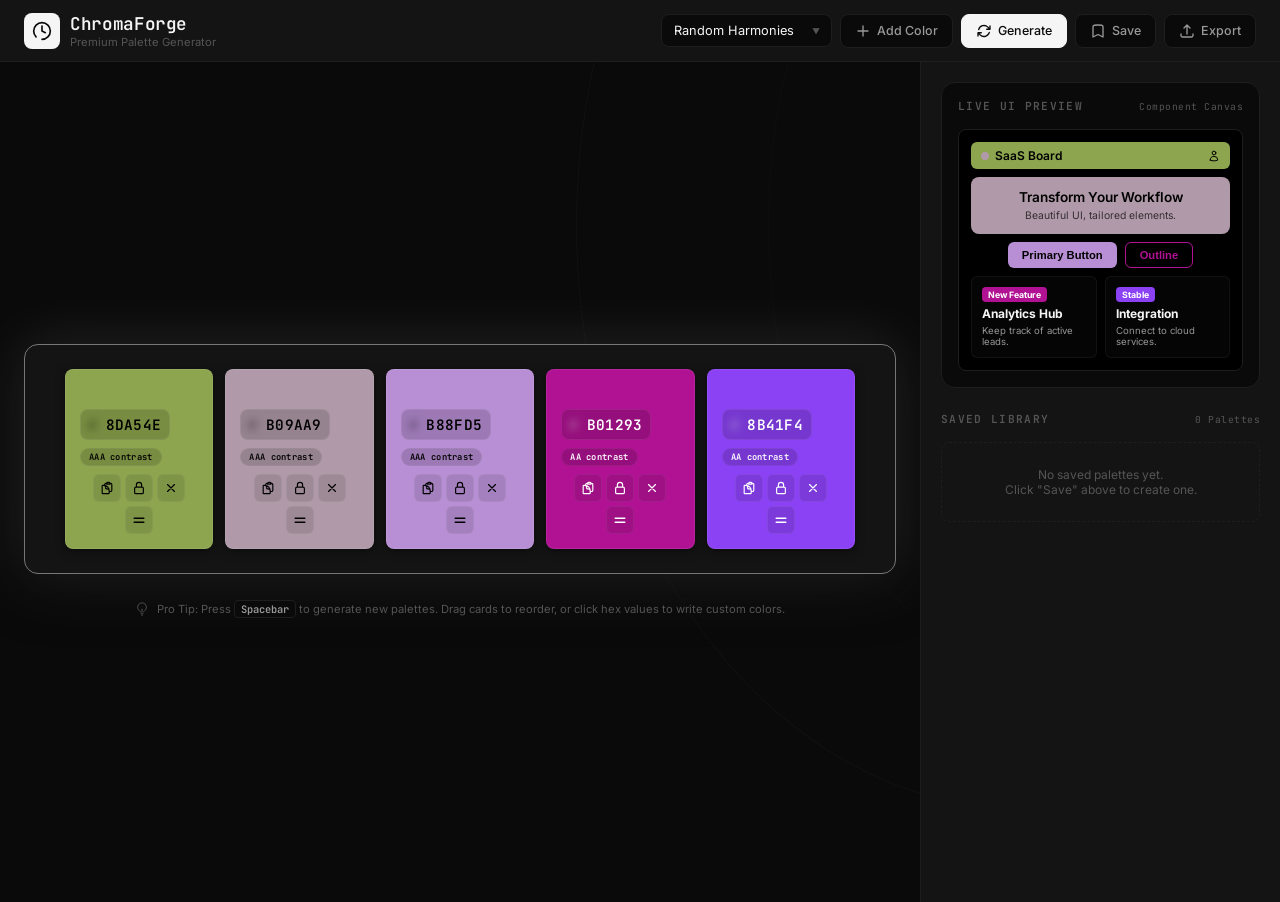
<file: Color Palette Generator/index.html>
<!DOCTYPE html>
<html lang="en">
<head>
    <meta charset="UTF-8">
    <meta name="viewport" content="width=device-width, initial-scale=1.0">
    <title>ChromaForge — Premium Color Palette Generator</title>
    <meta name="description" content="Generate beautiful, accessible, and professional color palettes using custom color harmonies. Preview in real-time, customize with HSL sliders, and export instantly.">
    <style>:root{--bg:#0A0A0A;--surface:#141414;--surface-hover:#1E1E1E;--border:#1E1E1E;--border-hover:#333;--text-primary:#F5F5F5;--text-secondary:#999;--text-muted:#555;--white:#FFF;--black:#000;--gray-100:#F5F5F5;--gray-300:#CCC;--gray-500:#888;--gray-700:#444;--gray-900:#1A1A1A;--font-display:'JetBrains Mono','IBM Plex Mono',monospace;--font-body:'Inter',-apple-system,sans-serif;--radius:14px;--radius-sm:8px;--radius-full:9999px;--transition:200ms ease}*,*::before,*::after{margin:0;padding:0;box-sizing:border-box;-webkit-font-smoothing:antialiased;-moz-osx-font-smoothing:grayscale}body{background:var(--bg);color:var(--text-primary);font-family:var(--font-body);min-height:100vh;overflow-x:hidden}.bg-curve{position:fixed;inset:0;pointer-events:none;z-index:0;overflow:hidden}.bg-curve::before{content:'';position:absolute;top:-40%;right:-15%;width:70%;height:130%;border-radius:50%;border:1px solid rgba(255,255,255,.03)}.bg-curve::after{content:'';position:absolute;top:-25%;right:-5%;width:45%;height:100%;border-radius:50%;border:1px solid rgba(255,255,255,.02)}::-webkit-scrollbar{width:6px;height:6px}::-webkit-scrollbar-track{background:transparent}::-webkit-scrollbar-thumb{background:var(--border);border-radius:3px}::-webkit-scrollbar-thumb:hover{background:var(--border-hover)}header{background:var(--surface);border-bottom:1px solid var(--border);padding:12px 24px;position:sticky;top:0;z-index:100;backdrop-filter:blur(12px);-webkit-backdrop-filter:blur(12px)}.header-inner{max-width:1400px;margin:0 auto;display:flex;justify-content:space-between;align-items:center;gap:16px}@media(max-width:860px){.header-inner{flex-direction:column;align-items:flex-start}.controls-container{flex-wrap:wrap}}.logo-container{display:flex;align-items:center;gap:10px}.logo-icon{width:36px;height:36px;border-radius:var(--radius-sm);background:var(--text-primary);display:flex;align-items:center;justify-content:center;color:var(--bg)}.logo-text h1{font-family:var(--font-display);font-size:1.1rem;font-weight:600;letter-spacing:-.02em;color:var(--text-primary)}.logo-text p{font-size:.7rem;color:var(--text-muted);font-weight:400}.controls-container{display:flex;align-items:center;gap:8px}.select-wrapper{position:relative}.select-wrapper::after{content:'\25BC';font-size:.5rem;color:var(--text-muted);position:absolute;right:12px;top:50%;transform:translateY(-50%);pointer-events:none}select{appearance:none;background:var(--bg);border:1px solid var(--border);padding:8px 32px 8px 12px;color:var(--text-primary);font-family:var(--font-body);font-size:.8rem;font-weight:400;border-radius:var(--radius-sm);cursor:pointer;outline:none;transition:var(--transition)}select:hover,select:focus{border-color:var(--text-muted)}.btn{background:var(--bg);border:1px solid var(--border);color:var(--text-secondary);padding:8px 14px;font-size:.78rem;font-weight:500;font-family:var(--font-body);border-radius:var(--radius-sm);cursor:pointer;display:inline-flex;align-items:center;gap:6px;transition:var(--transition);user-select:none;white-space:nowrap}.btn:hover{border-color:var(--text-muted);color:var(--text-primary)}.btn-primary{background:var(--text-primary);color:var(--bg);border-color:var(--text-primary)}.btn-primary:hover{background:var(--gray-300);border-color:var(--gray-300);color:var(--bg)}.btn-icon-only{padding:6px;background:transparent;border:none;color:var(--text-muted)}.btn-icon-only:hover{color:var(--text-primary)}.app-container{position:relative;z-index:1;flex:1;display:grid;grid-template-rows:1fr auto;min-height:calc(100vh - 60px)}@media(min-width:1024px){.app-container{grid-template-columns:1fr 360px;grid-template-rows:1fr}}.palette-viewer-container{display:flex;flex-direction:column;align-items:center;justify-content:center;padding:40px 24px}.palette-viewer-container{display:flex;flex-direction:column}.palette-grid{display:flex;flex-direction:row;flex-wrap:nowrap;justify-content:center;gap:12px;padding:24px 40px;background:var(--surface);border:.5px solid #777;border-radius:var(--radius);box-shadow:0 0 60px rgba(255,255,255,.12),0 16px 48px rgba(0,0,0,.5);margin-bottom:12px}.color-card{flex:0 1 160px;display:flex;flex-direction:column;position:relative;padding:14px;transition:200ms ease;overflow:hidden;min-height:180px;border-radius:8px;border:1px solid rgba(255,255,255,.08);box-shadow:0 2px 10px rgba(0,0,0,.5)}.color-card:hover{transform:scale(1.05);z-index:2;border-color:rgba(255,255,255,.3);box-shadow:0 8px 30px rgba(0,0,0,.7)}.color-card.dragging{opacity:.3;scale:.95}.color-card.drag-over{border-color:var(--text-muted)}.color-bg-trigger{position:absolute;inset:0;cursor:pointer;border:none;outline:none;z-index:1;opacity:0}.card-details{position:relative;z-index:2;display:flex;flex-direction:column;gap:8px;width:100%;margin-top:auto}.hex-input-container{position:relative;display:flex;align-items:center}.hex-hash{font-family:var(--font-display);font-size:.9rem;font-weight:700;position:absolute;left:8px;opacity:.5}.hex-value-input{background:rgba(0,0,0,.15);backdrop-filter:blur(4px);border:1px solid rgba(255,255,255,.08);color:inherit;font-family:var(--font-display);font-size:.9rem;font-weight:600;letter-spacing:.3px;width:90px;padding:5px 5px 5px 22px;border-radius:var(--radius-sm);text-transform:uppercase;outline:none;text-align:center;transition:var(--transition)}.hex-value-input:focus{border-color:rgba(255,255,255,.25)}.adjust-panel{background:rgba(0,0,0,.85);backdrop-filter:blur(12px);border:1px solid var(--border);border-radius:var(--radius-sm);padding:10px;width:180px;display:flex;flex-direction:column;gap:8px;opacity:0;pointer-events:none;transition:var(--transition);position:absolute;bottom:calc(100% + 8px);left:50%;translate:-50% 8px;z-index:5}.color-card:hover .adjust-panel,.adjust-panel:focus-within{opacity:1;pointer-events:auto;translate:-50% 0}@media(max-width:767px){.adjust-panel{position:fixed;bottom:auto;top:50%;left:50%;translate:-50% 8px;width:200px}.color-card:hover .adjust-panel,.adjust-panel:focus-within{translate:-50% -50%}}.slider-group{display:flex;flex-direction:column;gap:3px}.slider-group label{font-size:.6rem;font-weight:600;text-transform:uppercase;letter-spacing:.5px;color:rgba(255,255,255,.5);display:flex;justify-content:space-between}.slider-group input[type=range]{-webkit-appearance:none;width:100%;height:3px;border-radius:2px;background:rgba(255,255,255,.12);outline:none}.slider-group input[type=range]::-webkit-slider-thumb{-webkit-appearance:none;width:10px;height:10px;border-radius:50%;background:#fff;cursor:pointer;box-shadow:0 0 4px rgba(0,0,0,.4)}.card-actions{display:flex;flex-direction:row;gap:4px;align-items:center;justify-content:center;flex-wrap:wrap}.action-icon-btn{background:rgba(0,0,0,.1);border:1px solid rgba(255,255,255,.06);width:28px;height:28px;border-radius:6px;display:flex;align-items:center;justify-content:center;cursor:pointer;color:inherit;transition:var(--transition)}.action-icon-btn:hover{background:rgba(255,255,255,.1);border-color:rgba(255,255,255,.2)}.action-icon-btn.locked{background:rgba(255,255,255,.85);color:#000!important;border-color:#fff}.drag-handle{cursor:grab}.drag-handle:active{cursor:grabbing}.badge-contrast{font-family:var(--font-display);font-size:.55rem;font-weight:600;padding:2px 8px;border-radius:var(--radius-full);background:rgba(0,0,0,.15);border:1px solid rgba(255,255,255,.06);letter-spacing:.3px;display:inline-flex;align-items:center;gap:4px;backdrop-filter:blur(4px);align-self:flex-start}.shortcuts-hint{display:flex;align-items:center;justify-content:center;gap:8px;font-size:.7rem;color:var(--text-muted);padding:16px 12px 4px}.key-badge{background:var(--bg);border:1px solid var(--border);padding:1px 6px;border-radius:4px;font-family:var(--font-display);font-weight:600;font-size:.65rem;color:var(--text-secondary)}.sidebar-panel{background:var(--surface);border-top:1px solid var(--border);display:flex;flex-direction:column;padding:20px;overflow-y:auto}@media(min-width:1024px){.sidebar-panel{border-top:none;border-left:1px solid var(--border);height:calc(100vh - 60px)}}.section-title{font-family:var(--font-display);font-size:.7rem;font-weight:600;letter-spacing:.12em;text-transform:uppercase;margin-bottom:16px;display:flex;align-items:center;justify-content:space-between;color:var(--text-muted)}.section-title span:last-child{font-size:.6rem;color:var(--text-muted);font-weight:400;letter-spacing:.05em;text-transform:none}.live-preview-box{background:var(--bg);border:1px solid var(--border);border-radius:var(--radius);padding:16px;margin-bottom:24px}.preview-canvas{background:var(--black);border-radius:8px;padding:12px;display:flex;flex-direction:column;gap:8px;font-size:.75rem;border:1px solid var(--border)}.p-header{padding:6px 10px;border-radius:6px;display:flex;justify-content:space-between;align-items:center;font-weight:600;transition:background .3s ease,color .3s ease}.p-header-title{display:flex;align-items:center;gap:6px}.p-logo-dot{width:8px;height:8px;border-radius:50%;transition:background .3s ease}.p-hero{padding:12px;border-radius:8px;text-align:center;transition:background .3s ease,color .3s ease}.p-hero h3{font-size:.85rem;margin-bottom:4px;font-weight:600}.p-hero p{font-size:.65rem;opacity:.7}.p-buttons{display:flex;gap:8px;justify-content:center}.p-btn-main{padding:6px 14px;border-radius:6px;font-weight:600;font-size:.7rem;border:none;cursor:default;transition:background .3s ease,color .3s ease}.p-btn-sec{padding:6px 14px;border-radius:6px;font-weight:600;font-size:.7rem;border:1px solid;background:transparent;cursor:default;transition:border-color .3s ease,color .3s ease}.p-cards{display:grid;grid-template-columns:1fr 1fr;gap:8px}.p-card{padding:10px;border-radius:6px;display:flex;flex-direction:column;gap:4px;border:1px solid rgba(255,255,255,.03);transition:background .3s ease}.p-tag{font-size:.55rem;font-weight:700;padding:2px 6px;border-radius:4px;align-self:flex-start;transition:background .3s ease,color .3s ease}.saved-palettes-list{display:flex;flex-direction:column;gap:8px}.saved-palette-item{background:var(--bg);border:1px solid var(--border);border-radius:var(--radius-sm);padding:10px;display:flex;flex-direction:column;gap:8px;transition:var(--transition)}.saved-palette-item:hover{border-color:var(--text-muted)}.palette-meta{display:flex;justify-content:space-between;align-items:center}.palette-name-input{background:transparent;border:none;color:var(--text-primary);font-family:var(--font-body);font-weight:500;font-size:.78rem;outline:none;width:65%;border-bottom:1px solid transparent;transition:var(--transition)}.palette-name-input:focus{border-color:var(--text-muted)}.palette-meta-actions{display:flex;gap:4px}.palette-mini-action{background:transparent;border:none;color:var(--text-muted);cursor:pointer;padding:2px;font-size:.8rem;transition:var(--transition)}.palette-mini-action:hover{color:var(--text-secondary)}.palette-color-strip{display:flex;height:22px;border-radius:4px;overflow:hidden;cursor:pointer}.color-strip-bar{flex:1}.empty-saved{text-align:center;color:var(--text-muted);padding:24px 16px;font-size:.75rem;border:1px dashed var(--border);border-radius:var(--radius-sm)}.modal-overlay{position:fixed;inset:0;background:rgba(0,0,0,.7);backdrop-filter:blur(8px);z-index:1000;display:flex;align-items:center;justify-content:center;opacity:0;pointer-events:none;transition:opacity .25s ease}.modal-overlay.active{opacity:1;pointer-events:auto}.modal-content{background:var(--surface);border:1px solid var(--border);width:90%;max-width:500px;border-radius:var(--radius);box-shadow:0 20px 50px rgba(0,0,0,.5);overflow:hidden;transform:scale(.95);transition:transform .25s ease}.modal-overlay.active .modal-content{transform:scale(1)}.modal-header{padding:16px 20px;border-bottom:1px solid var(--border);display:flex;justify-content:space-between;align-items:center}.modal-header h2{font-family:var(--font-display);font-size:.9rem;font-weight:600;letter-spacing:.02em}.modal-close{background:transparent;border:none;color:var(--text-muted);cursor:pointer;padding:4px;transition:var(--transition);display:flex}.modal-close:hover{color:var(--text-primary)}.modal-body{padding:20px}.export-options-list{display:flex;flex-direction:column;gap:12px}.export-format-block{display:flex;flex-direction:column;gap:8px}.export-format-header{display:flex;justify-content:space-between;align-items:center}.export-format-title{font-size:.7rem;font-weight:600;text-transform:uppercase;letter-spacing:.08em;color:var(--text-secondary)}.export-code-panel{background:var(--bg);border:1px solid var(--border);border-radius:var(--radius-sm);padding:12px;font-family:var(--font-display);font-size:.7rem;color:var(--text-secondary);max-height:100px;overflow-y:auto;line-height:1.5}.toast-container{position:fixed;bottom:20px;right:20px;display:flex;flex-direction:column;gap:8px;z-index:2000}.toast{background:var(--surface);border:1px solid var(--border);border-left:3px solid var(--text-primary);color:var(--text-primary);padding:12px 20px;border-radius:var(--radius-sm);box-shadow:0 10px 30px rgba(0,0,0,.4);font-size:.8rem;font-weight:500;display:flex;align-items:center;gap:10px;transform:translateY(50px);opacity:0;animation:toast-in .25s ease forwards}@keyframes toast-in{to{transform:translateY(0);opacity:1}}.toast.removing{animation:toast-out .2s ease forwards}@keyframes toast-out{to{transform:scale(.9);opacity:0}}@media(prefers-reduced-motion:reduce){*,*::before,*::after{animation-duration:.01ms!important;transition-duration:.01ms!important}}.splash{position:fixed;inset:0;z-index:9999;background:#050505;display:flex;align-items:center;justify-content:center;animation:splashOut .6s ease 2s forwards;pointer-events:none}.splash-text{font-family:var(--font-display);font-size:clamp(1.4rem,5vw,3rem);font-weight:700;letter-spacing:-.03em;color:#fff;opacity:0;animation:textIn .8s ease .2s forwards}@keyframes textIn{0%{opacity:0;transform:scale(.92)}100%{opacity:1;transform:scale(1)}}@keyframes splashOut{0%{opacity:1}100%{opacity:0;visibility:hidden}}</style>
    <link rel="preconnect" href="https://fonts.googleapis.com">
    <link rel="preconnect" href="https://fonts.gstatic.com" crossorigin>
    <link href="https://fonts.googleapis.com/css2?family=Inter:wght@300;400;500;600;700&family=JetBrains+Mono:wght@400;500;600;700&display=swap" rel="stylesheet">
    <script src="script.js" defer></script>
</head>
<body>

<div class="splash" id="splash">
  <div class="splash-text">Color Palette Generator</div>
</div>

<div class="bg-curve" aria-hidden="true"></div>

<header>
    <div class="header-inner">
        <div class="logo-container">
            <div class="logo-icon">
                <svg width="20" height="20" viewBox="0 0 24 24" fill="none" xmlns="http://www.w3.org/2000/svg">
                    <path d="M12 22C17.5228 22 22 17.5228 22 12C22 6.47715 17.5228 2 12 2C6.47715 2 2 6.47715 2 12C2 14.7255 3.09032 17.1962 4.85857 19" stroke="currentColor" stroke-width="2" stroke-linecap="round"/>
                    <path d="M12 6V12L16 14" stroke="currentColor" stroke-width="2" stroke-linecap="round" stroke-linejoin="round"/>
                </svg>
            </div>
            <div class="logo-text">
                <h1>ChromaForge</h1>
                <p>Premium Palette Generator</p>
            </div>
        </div>

        <div class="controls-container">
            <div class="select-wrapper">
                <select id="harmony-selector" title="Color Harmony Type">
                    <option value="random">Random Harmonies</option>
                    <option value="complementary">Complementary</option>
                    <option value="analogous">Analogous</option>
                    <option value="triadic">Triadic</option>
                    <option value="split">Split Complementary</option>
                    <option value="monochromatic">Monochromatic</option>
                </select>
            </div>

            <button id="add-color-btn" class="btn" title="Add a color to the palette (Max 10)">
                <svg width="16" height="16" fill="none" stroke="currentColor" stroke-width="2" viewBox="0 0 24 24"><path stroke-linecap="round" stroke-linejoin="round" d="M12 4.5v15m7.5-7.5h-15"/></svg>
                <span>Add Color</span>
            </button>

            <button id="generate-btn" class="btn btn-primary" title="Press Spacebar to generate">
                <svg width="16" height="16" fill="none" stroke="currentColor" stroke-width="2" viewBox="0 0 24 24"><path stroke-linecap="round" stroke-linejoin="round" d="M16.023 9.348h4.992v-.001M2.985 19.644v-4.992m0 0h4.992m-4.993 0l3.181 3.183a8.25 8.25 0 0013.803-3.7M4.031 9.865a8.25 8.25 0 0113.803-3.7l3.181 3.182m0-4.991v4.99"/></svg>
                <span>Generate</span>
            </button>

            <button id="save-btn" class="btn" title="Save current palette to library">
                <svg width="16" height="16" fill="none" stroke="currentColor" stroke-width="2" viewBox="0 0 24 24"><path stroke-linecap="round" stroke-linejoin="round" d="M17.593 3.322c1.1.128 1.907 1.077 1.907 2.185V21L12 17.25 4.5 21V5.507c0-1.108.806-2.057 1.907-2.185a48.507 48.507 0 0111.186 0z"/></svg>
                <span>Save</span>
            </button>

            <button id="export-btn" class="btn" title="Export palette variables and code">
                <svg width="16" height="16" fill="none" stroke="currentColor" stroke-width="2" viewBox="0 0 24 24"><path stroke-linecap="round" stroke-linejoin="round" d="M3 16.5v2.25A2.25 2.25 0 005.25 21h13.5A2.25 2.25 0 0021 18.75V16.5m-13.5-9L12 3m0 0l4.5 4.5M12 3v13.5"/></svg>
                <span>Export</span>
            </button>
        </div>
    </div>
</header>

<main class="app-container">
    <div class="palette-viewer-container">
        <div id="palette-grid" class="palette-grid"></div>
        <div class="shortcuts-hint">
            <svg width="14" height="14" fill="none" stroke="currentColor" stroke-width="1.5" viewBox="0 0 24 24">
                <path d="M12 18v-5.25m0 0a6.01 6.01 0 001.5-.189m-1.5.189a6.01 6.01 0 01-1.5-.189m3.75 7.478a12.06 12.06 0 01-4.5 0m3.75 2.383a14.406 14.406 0 01-3 0M14.25 18v-.192c0-.983.658-1.823 1.508-2.316a7.5 7.5 0 10-7.517 0c.85.493 1.509 1.333 1.509 2.316V18"/>
            </svg>
            <span>Pro Tip: Press <span class="key-badge">Spacebar</span> to generate new palettes. Drag cards to reorder, or click hex values to write custom colors.</span>
        </div>
    </div>

    <aside class="sidebar-panel">
        <section class="live-preview-box">
            <h2 class="section-title">
                <span>Live UI Preview</span>
                <span>Component Canvas</span>
            </h2>
            <div class="preview-canvas" id="preview-canvas">
                <div class="p-header" id="p-header">
                    <div class="p-header-title">
                        <span class="p-logo-dot" id="p-logo-dot"></span>
                        <span>SaaS Board</span>
                    </div>
                    <svg width="12" height="12" fill="none" stroke="currentColor" stroke-width="2" viewBox="0 0 24 24"><path stroke-linecap="round" stroke-linejoin="round" d="M15.75 6a3.75 3.75 0 11-7.5 0 3.75 3.75 0 017.5 0zM4.501 20.118a7.5 7.5 0 0114.998 0A17.933 17.933 0 0112 21.75c-2.676 0-5.216-.584-7.499-1.632z"/></svg>
                </div>

                <div class="p-hero" id="p-hero">
                    <h3>Transform Your Workflow</h3>
                    <p>Beautiful UI, tailored elements.</p>
                </div>

                <div class="p-buttons">
                    <button class="p-btn-main" id="p-btn-main">Primary Button</button>
                    <button class="p-btn-sec" id="p-btn-sec">Outline</button>
                </div>

                <div class="p-cards">
                    <div class="p-card" id="p-card-1">
                        <span class="p-tag" id="p-tag-1">New Feature</span>
                        <span style="font-weight:700; font-size:0.75rem;">Analytics Hub</span>
                        <span style="font-size:0.6rem; opacity:0.6;">Keep track of active leads.</span>
                    </div>
                    <div class="p-card" id="p-card-2">
                        <span class="p-tag" id="p-tag-2">Stable</span>
                        <span style="font-weight:700; font-size:0.75rem;">Integration</span>
                        <span style="font-size:0.6rem; opacity:0.6;">Connect to cloud services.</span>
                    </div>
                </div>
            </div>
        </section>

        <section style="flex:1;">
            <h2 class="section-title">
                <span>Saved Library</span>
                <span id="saved-count">0 Palettes</span>
            </h2>
            <div class="saved-palettes-list" id="saved-palettes-list">
                <div class="empty-saved">
                    No saved palettes yet.<br>Click "Save" above to create one.
                </div>
            </div>
        </section>
    </aside>
</main>

<div class="modal-overlay" id="export-modal">
    <div class="modal-content">
        <div class="modal-header">
            <h2>Export Palette</h2>
            <button class="modal-close" id="modal-close-btn">
                <svg width="16" height="16" fill="none" stroke="currentColor" stroke-width="2" viewBox="0 0 24 24"><path stroke-linecap="round" stroke-linejoin="round" d="M6 18L18 6M6 6l12 12"/></svg>
            </button>
        </div>
        <div class="modal-body">
            <div class="export-options-list">
                <div class="export-format-block">
                    <div class="export-format-header">
                        <span class="export-format-title">CSS Variables</span>
                        <button class="btn btn-icon-only" id="copy-css-btn" title="Copy to clipboard">
                            <svg width="14" height="14" fill="none" stroke="currentColor" stroke-width="2" viewBox="0 0 24 24"><path stroke-linecap="round" stroke-linejoin="round" d="M15.75 17.25v3.375c0 .621-.504 1.125-1.125 1.125h-9.75a1.125 1.125 0 01-1.125-1.125V7.875c0-.621.504-1.125 1.125-1.125H6.75a9.06 9.06 0 011.5.124m7.5 10.376A8.965 8.965 0 0012 12.75c-.497 0-.982.04-1.455.12l-.179.03m6.562 3.075L21 7.5m-6 6l-2.25-2.25M6.75 12.75a9.06 9.06 0 011.5.124M12 12.75c.497 0 .982-.04 1.455-.12l.179-.03m-5.112-9.043L12 3m0 0l2.25 2.25M12 3v9.75"/></svg>
                        </button>
                    </div>
                    <pre class="export-code-panel" id="export-css-code"></pre>
                </div>

                <div class="export-format-block">
                    <div class="export-format-header">
                        <span class="export-format-title">Tailwind CSS</span>
                        <button class="btn btn-icon-only" id="copy-tailwind-btn" title="Copy to clipboard">
                            <svg width="14" height="14" fill="none" stroke="currentColor" stroke-width="2" viewBox="0 0 24 24"><path stroke-linecap="round" stroke-linejoin="round" d="M15.75 17.25v3.375c0 .621-.504 1.125-1.125 1.125h-9.75a1.125 1.125 0 01-1.125-1.125V7.875c0-.621.504-1.125 1.125-1.125H6.75a9.06 9.06 0 011.5.124m7.5 10.376A8.965 8.965 0 0012 12.75c-.497 0-.982.04-1.455.12l-.179.03m6.562 3.075L21 7.5m-6 6l-2.25-2.25M6.75 12.75a9.06 9.06 0 011.5.124M12 12.75c.497 0 .982-.04 1.455-.12l.179-.03m-5.112-9.043L12 3m0 0l2.25 2.25M12 3v9.75"/></svg>
                        </button>
                    </div>
                    <pre class="export-code-panel" id="export-tailwind-code"></pre>
                </div>

                <div class="export-format-block">
                    <div class="export-format-header">
                        <span class="export-format-title">JSON Array</span>
                        <button class="btn btn-icon-only" id="copy-json-btn" title="Copy to clipboard">
                            <svg width="14" height="14" fill="none" stroke="currentColor" stroke-width="2" viewBox="0 0 24 24"><path stroke-linecap="round" stroke-linejoin="round" d="M15.75 17.25v3.375c0 .621-.504 1.125-1.125 1.125h-9.75a1.125 1.125 0 01-1.125-1.125V7.875c0-.621.504-1.125 1.125-1.125H6.75a9.06 9.06 0 011.5.124m7.5 10.376A8.965 8.965 0 0012 12.75c-.497 0-.982.04-1.455.12l-.179.03m6.562 3.075L21 7.5m-6 6l-2.25-2.25M6.75 12.75a9.06 9.06 0 011.5.124M12 12.75c.497 0 .982-.04 1.455-.12l.179-.03m-5.112-9.043L12 3m0 0l2.25 2.25M12 3v9.75"/></svg>
                        </button>
                    </div>
                    <pre class="export-code-panel" id="export-json-code"></pre>
                </div>
            </div>
        </div>
    </div>
</div>

<div class="toast-container" id="toast-container"></div>

<script>setTimeout(()=>{const s=document.getElementById('splash');if(s)s.remove()},2700)</script>
</body>
</html>
</file>
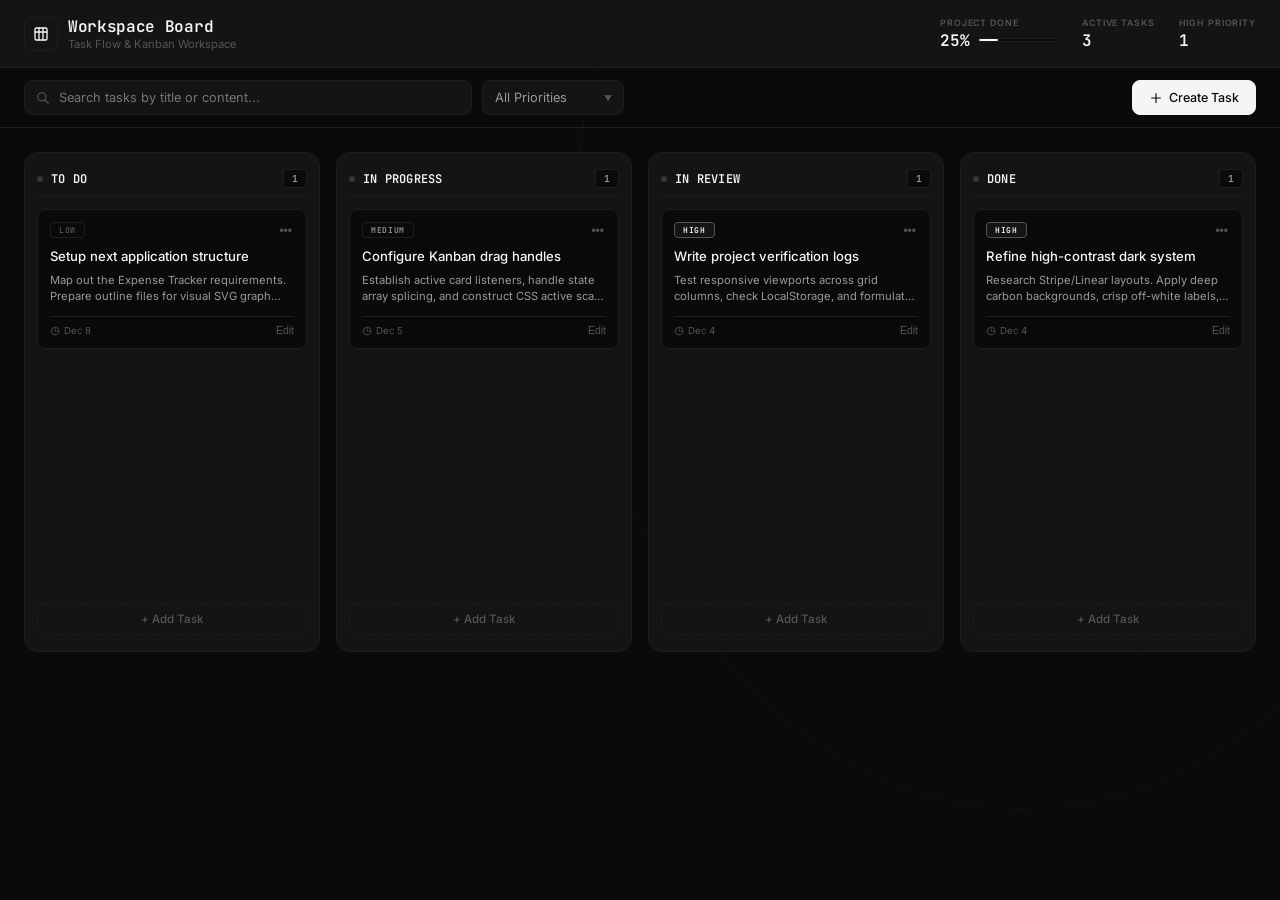
<file: Drag & Drop Board/index.html>
<!DOCTYPE html>
<html lang="en">
<head>
    <meta charset="UTF-8">
    <meta name="viewport" content="width=device-width, initial-scale=1.0">
    <title>Workspace Board — Premium Drag & Drop Board</title>
    <meta name="description" content="Organize your work with an ultra-premium, high-contrast desaturated Kanban Board. drag and drop task cards, check completion rates, and manage priorities seamlessly.">
    <link rel="preconnect" href="https://fonts.googleapis.com">
    <link rel="preconnect" href="https://fonts.gstatic.com" crossorigin>
    <link href="https://fonts.googleapis.com/css2?family=Inter:wght@300;400;500;600;700&family=JetBrains+Mono:wght@400;500;600;700&display=swap" rel="stylesheet">
    <link rel="stylesheet" href="style.css">
    <script src="script.js" defer></script>
</head>
<body>

<div class="bg-curve" aria-hidden="true"></div>

<header>
    <div class="header-inner">
        <div class="brand-section">
            <div class="brand-logo">
                <svg width="16" height="16" viewBox="0 0 24 24" fill="none" stroke="currentColor" stroke-width="2" stroke-linecap="round" stroke-linejoin="round">
                    <rect x="3" y="3" width="18" height="18" rx="2" ry="2"/>
                    <line x1="9" y1="3" x2="9" y2="21"/>
                    <line x1="15" y1="3" x2="15" y2="21"/>
                    <line x1="3" y1="9" x2="21" y2="9"/>
                </svg>
            </div>
            <div class="brand-text">
                <h1>Workspace Board</h1>
                <p>Task Flow & Kanban Workspace</p>
            </div>
        </div>

        <div class="board-stats-panel">
            <div class="stat-item">
                <span class="stat-label">Project Done</span>
                <div class="stat-content">
                    <span class="stat-number" id="stats-percentage">0%</span>
                    <div class="progress-bar-container">
                        <div class="progress-bar-fill" id="stats-progress-fill"></div>
                    </div>
                </div>
            </div>
            <div class="stat-item">
                <span class="stat-label">Active Tasks</span>
                <span class="stat-number" id="stats-active-count">0</span>
            </div>
            <div class="stat-item">
                <span class="stat-label">High Priority</span>
                <span class="stat-number" id="stats-high-priority">0</span>
            </div>
        </div>
    </div>
</header>

<section class="control-hub-bar">
    <div class="control-inner">
        <div class="search-filter-group">
            <div class="search-input-wrapper">
                <svg width="14" height="14" fill="none" stroke="currentColor" stroke-width="2" viewBox="0 0 24 24">
                    <path stroke-linecap="round" stroke-linejoin="round" d="M21 21l-6-6m2-5a7 7 0 11-14 0 7 7 0 0114 0z"/>
                </svg>
                <input type="text" id="board-search" class="search-field" placeholder="Search tasks by title or content...">
            </div>

            <div class="select-dropdown-wrapper">
                <select id="priority-filter" class="filter-select" title="Filter by priority">
                    <option value="all">All Priorities</option>
                    <option value="high">High Priority</option>
                    <option value="medium">Medium Priority</option>
                    <option value="low">Low Priority</option>
                </select>
            </div>
        </div>

        <button id="add-task-btn" class="btn btn-primary" title="Create a new task card">
            <svg width="14" height="14" fill="none" stroke="currentColor" stroke-width="2" viewBox="0 0 24 24">
                <path stroke-linecap="round" stroke-linejoin="round" d="M12 4.5v15m7.5-7.5h-15"/>
            </svg>
            <span>Create Task</span>
        </button>
    </div>
</section>

<main class="kanban-board-container">
    <div class="board-columns-grid">
        <section class="column-panel" data-column="todo">
            <div class="column-header">
                <div class="column-title-box">
                    <span class="column-indicator" style="background: var(--text-muted);"></span>
                    <h2 class="column-title">To Do</h2>
                </div>
                <span class="column-card-counter" id="count-todo">0</span>
            </div>
            <div class="cards-dropzone-wrapper" id="todo-dropzone"></div>
            <div class="quick-add-card-container">
                <button class="quick-add-trigger" data-column="todo">
                    <span>+ Add Task</span>
                </button>
                <div class="quick-add-form">
                    <input type="text" class="quick-add-input" placeholder="Task summary..." title="Enter task title">
                    <div class="quick-add-actions">
                        <button class="btn btn-mini quick-add-cancel-btn">Cancel</button>
                        <button class="btn btn-primary btn-mini quick-add-save-btn">Add</button>
                    </div>
                </div>
            </div>
        </section>

        <section class="column-panel" data-column="progress">
            <div class="column-header">
                <div class="column-title-box">
                    <span class="column-indicator" style="background: var(--text-muted);"></span>
                    <h2 class="column-title">In Progress</h2>
                </div>
                <span class="column-card-counter" id="count-progress">0</span>
            </div>
            <div class="cards-dropzone-wrapper" id="progress-dropzone"></div>
            <div class="quick-add-card-container">
                <button class="quick-add-trigger" data-column="progress">
                    <span>+ Add Task</span>
                </button>
                <div class="quick-add-form">
                    <input type="text" class="quick-add-input" placeholder="Task summary..." title="Enter task title">
                    <div class="quick-add-actions">
                        <button class="btn btn-mini quick-add-cancel-btn">Cancel</button>
                        <button class="btn btn-primary btn-mini quick-add-save-btn">Add</button>
                    </div>
                </div>
            </div>
        </section>

        <section class="column-panel" data-column="review">
            <div class="column-header">
                <div class="column-title-box">
                    <span class="column-indicator" style="background: var(--text-muted);"></span>
                    <h2 class="column-title">In Review</h2>
                </div>
                <span class="column-card-counter" id="count-review">0</span>
            </div>
            <div class="cards-dropzone-wrapper" id="review-dropzone"></div>
            <div class="quick-add-card-container">
                <button class="quick-add-trigger" data-column="review">
                    <span>+ Add Task</span>
                </button>
                <div class="quick-add-form">
                    <input type="text" class="quick-add-input" placeholder="Task summary..." title="Enter task title">
                    <div class="quick-add-actions">
                        <button class="btn btn-mini quick-add-cancel-btn">Cancel</button>
                        <button class="btn btn-primary btn-mini quick-add-save-btn">Add</button>
                    </div>
                </div>
            </div>
        </section>

        <section class="column-panel" data-column="done">
            <div class="column-header">
                <div class="column-title-box">
                    <span class="column-indicator" style="background: var(--text-muted);"></span>
                    <h2 class="column-title">Done</h2>
                </div>
                <span class="column-card-counter" id="count-done">0</span>
            </div>
            <div class="cards-dropzone-wrapper" id="done-dropzone"></div>
            <div class="quick-add-card-container">
                <button class="quick-add-trigger" data-column="done">
                    <span>+ Add Task</span>
                </button>
                <div class="quick-add-form">
                    <input type="text" class="quick-add-input" placeholder="Task summary..." title="Enter task title">
                    <div class="quick-add-actions">
                        <button class="btn btn-mini quick-add-cancel-btn">Cancel</button>
                        <button class="btn btn-primary btn-mini quick-add-save-btn">Add</button>
                    </div>
                </div>
            </div>
        </section>
    </div>
</main>

<div class="modal-overlay" id="task-modal">
    <div class="modal-card">
        <div class="modal-header">
            <h2 id="modal-heading">Create New Task</h2>
            <button class="modal-close-btn" id="modal-close-btn">
                <svg width="16" height="16" fill="none" stroke="currentColor" stroke-width="2" viewBox="0 0 24 24"><path stroke-linecap="round" stroke-linejoin="round" d="M6 18L18 6M6 6l12 12"/></svg>
            </button>
        </div>
        <div class="modal-body">
            <div class="form-group">
                <label for="task-title-field">Task Title</label>
                <input type="text" id="task-title-field" class="form-input-field" placeholder="Enter task name...">
            </div>

            <div class="form-group">
                <label for="task-desc-field">Description</label>
                <textarea id="task-desc-field" class="form-input-field" placeholder="Add specific task notes or instructions..."></textarea>
            </div>

            <div class="form-row-grid">
                <div class="form-group">
                    <label for="task-priority-field">Priority</label>
                    <div class="select-dropdown-wrapper">
                        <select id="task-priority-field" class="form-select">
                            <option value="low">Low</option>
                            <option value="medium" selected>Medium</option>
                            <option value="high">High</option>
                        </select>
                    </div>
                </div>
                <div class="form-group">
                    <label for="task-column-field">Column Stage</label>
                    <div class="select-dropdown-wrapper">
                        <select id="task-column-field" class="form-select">
                            <option value="todo">To Do</option>
                            <option value="progress">In Progress</option>
                            <option value="review">In Review</option>
                            <option value="done">Done</option>
                        </select>
                    </div>
                </div>
            </div>

            <div class="form-group">
                <label for="task-date-field">Due Date</label>
                <input type="date" id="task-date-field" class="form-input-field">
            </div>
        </div>
        <div class="modal-footer">
            <button id="modal-delete-btn" class="btn btn-danger" style="display: none;">
                Delete Task
            </button>
            <button id="modal-save-btn" class="btn btn-primary">
                Save Task
            </button>
        </div>
    </div>
</div>

<div class="toast-container" id="toast-container"></div>

</body>
</html>
</file>
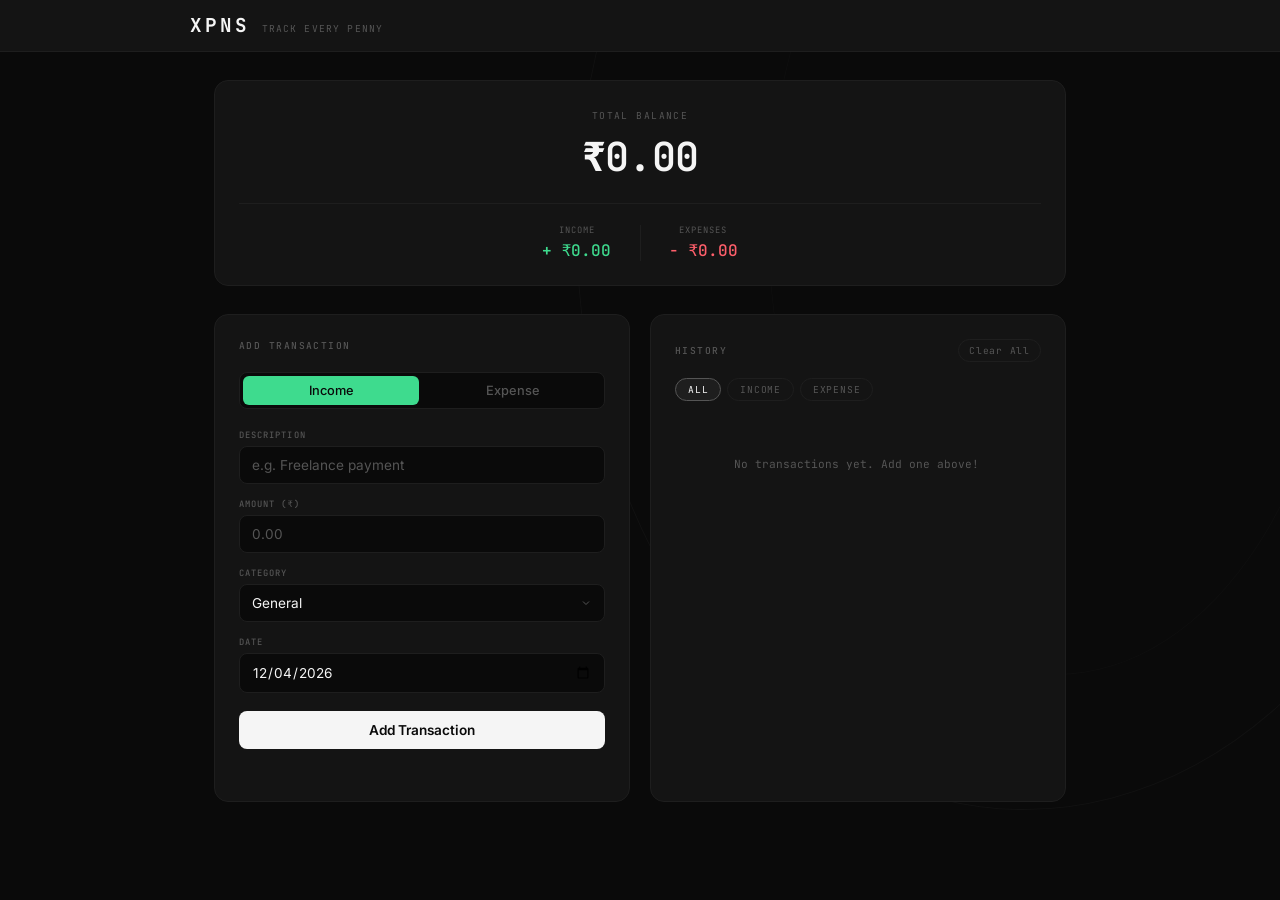
<file: Expense Tracker/index.html>
<!DOCTYPE html>
<html lang="en">
<head>
    <meta charset="UTF-8">
    <meta name="viewport" content="width=device-width, initial-scale=1.0">
    <title>Expense Tracker</title>
    <link rel="preconnect" href="https://fonts.googleapis.com">
    <link rel="preconnect" href="https://fonts.gstatic.com" crossorigin>
    <link href="https://fonts.googleapis.com/css2?family=Inter:wght@300;400;500;600;700&family=JetBrains+Mono:wght@400;500;600;700&display=swap" rel="stylesheet">
    <link rel="stylesheet" href="style.css">
</head>
<body>

<div class="bg-curve" aria-hidden="true"></div>

<div class="app">

    <header class="header">
        <div class="header-inner">
            <h1 class="logo">XPNS</h1>
            <p class="tagline">Track every penny</p>
        </div>
    </header>

    <div class="content">

        <div class="balance-card">
            <p class="balance-label">Total Balance</p>
            <h2 class="balance-amount" id="balance">₹0.00</h2>
            <div class="balance-split">
                <div class="income-block">
                    <span class="label">Income</span>
                    <span class="amount income-amount" id="total-income">+ ₹0.00</span>
                </div>
                <div class="divider-v"></div>
                <div class="expense-block">
                    <span class="label">Expenses</span>
                    <span class="amount expense-amount" id="total-expense">- ₹0.00</span>
                </div>
            </div>
        </div>

        <div class="main-grid">

            <div class="add-section">
                <h3 class="section-title">Add Transaction</h3>

                <div class="type-toggle">
                    <button class="toggle-btn active" id="income-btn" data-type="income">Income</button>
                    <button class="toggle-btn" id="expense-btn" data-type="expense">Expense</button>
                </div>

                <div class="form-group">
                    <label for="description">Description</label>
                    <input type="text" id="description" placeholder="e.g. Freelance payment" autocomplete="off">
                </div>

                <div class="form-group">
                    <label for="amount">Amount (₹)</label>
                    <input type="number" id="amount" placeholder="0.00" min="0" step="0.01">
                </div>

                <div class="form-group">
                    <label for="category">Category</label>
                    <select id="category">
                        <option value="general">General</option>
                        <option value="food">Food & Drinks</option>
                        <option value="transport">Transport</option>
                        <option value="shopping">Shopping</option>
                        <option value="bills">Bills & Utilities</option>
                        <option value="health">Health</option>
                        <option value="entertainment">Entertainment</option>
                        <option value="salary">Salary</option>
                        <option value="freelance">Freelance</option>
                        <option value="investment">Investment</option>
                    </select>
                </div>

                <div class="form-group">
                    <label for="date">Date</label>
                    <input type="date" id="date">
                </div>

                <button class="add-btn" id="add-btn">Add Transaction</button>
                <p class="error-msg" id="error-msg"></p>
            </div>

            <div class="history-section">
                <div class="history-header">
                    <h3 class="section-title">History</h3>
                    <button class="clear-btn" id="clear-btn">Clear All</button>
                </div>

                <div class="filter-bar">
                    <button class="filter-btn active" data-filter="all">All</button>
                    <button class="filter-btn" data-filter="income">Income</button>
                    <button class="filter-btn" data-filter="expense">Expense</button>
                </div>

                <ul class="transaction-list" id="transaction-list">
                    <li class="empty-state">No transactions yet. Add one above!</li>
                </ul>
            </div>

        </div>

    </div>

</div>

<script src="script.js"></script>
</body>
</html>
</file>
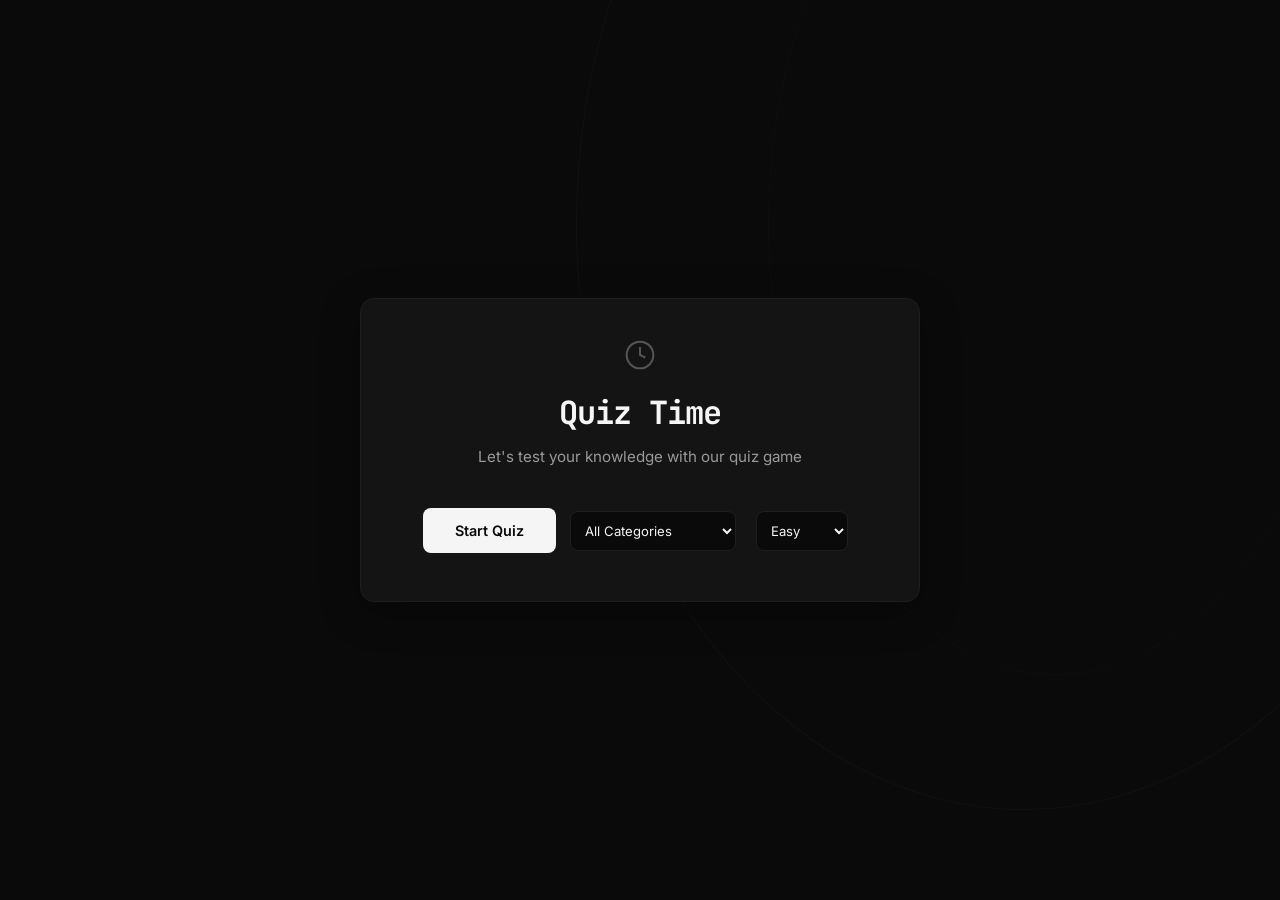
<file: Quiz Game/index.html>
<!DOCTYPE html>
<html lang="en">

<head>
    <meta charset="UTF-8">
    <meta name="viewport" content="width=device-width, initial-scale=1.0">
    <title>Quiz Game</title>
    <link rel="preconnect" href="https://fonts.googleapis.com">
    <link rel="preconnect" href="https://fonts.gstatic.com" crossorigin>
    <link href="https://fonts.googleapis.com/css2?family=Inter:wght@300;400;500;600;700&family=JetBrains+Mono:wght@400;500;600;700&display=swap" rel="stylesheet">
    <link rel="stylesheet" href="style.css">
</head>

<body>

<div class="bg-curve" aria-hidden="true"></div>

<div class="container">

    <div class="screen active" id="start-screen">
        <div class="brand-icon">
            <svg width="32" height="32" fill="none" stroke="currentColor" stroke-width="1.5" viewBox="0 0 24 24">
                <circle cx="12" cy="12" r="10"/>
                <path d="M12 6v6l4 2"/>
            </svg>
        </div>
        <h1>Quiz Time</h1>
        <p>Let's test your knowledge with our quiz game</p>
        <button id="start-btn">Start Quiz</button>
    </div>

    <div class="screen" id="quiz-screen">

        <div class="quiz-header">
            <h2 id="question-text">Question</h2>

            <div class="quiz-info">
                <p>
                    Question
                    <span id="current-question">1</span>
                    of
                    <span id="total-questions">5</span>
                </p>

                <p>
                    Score:
                    <span id="score">0</span>
                </p>
                <p id="timer">Time Left: <span id="time-left">15</span>s</p>
            </div>
        </div>

        <div id="answers-container" class="answers-container"></div>

        <div class="progress-bar">
            <div id="progress" class="progress"></div>
        </div>

    </div>

    <div id="result-screen" class="screen">

        <div class="brand-icon">
            <svg width="32" height="32" fill="none" stroke="currentColor" stroke-width="1.5" viewBox="0 0 24 24">
                <path d="M9 12l2 2 4-4M12 2a10 10 0 110 20 10 10 0 010-20z"/>
            </svg>
        </div>

        <h1>Quiz Results</h1>

        <div class="result-info">
            <p>
                You scored
                <span id="final-score">0</span>
                out of
                <span id="max-score">5</span>
            </p>

            <div id="result-message">
                Good Job!
            </div>
        </div>

        <button id="restart-btn">Restart Quiz</button>

    </div>

</div>

<script src="script.js"></script>

</body>

</html>
</file>
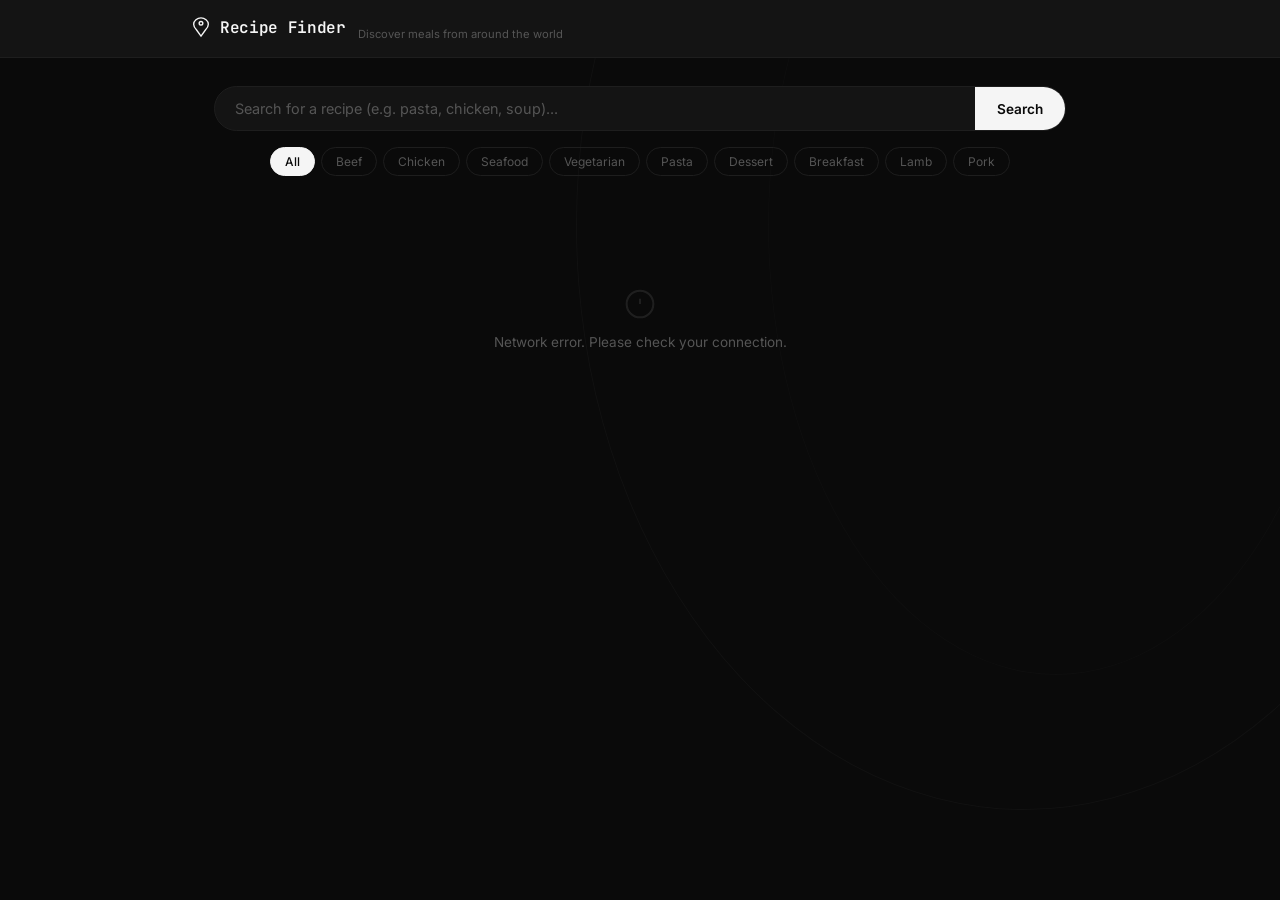
<file: Recipe Finder/index.html>
<!DOCTYPE html>
<html lang="en">
<head>
    <meta charset="UTF-8">
    <meta name="viewport" content="width=device-width, initial-scale=1.0">
    <title>Recipe Finder</title>
    <link rel="preconnect" href="https://fonts.googleapis.com">
    <link rel="preconnect" href="https://fonts.gstatic.com" crossorigin>
    <link href="https://fonts.googleapis.com/css2?family=Inter:wght@300;400;500;600;700&family=JetBrains+Mono:wght@400;500;600;700&display=swap" rel="stylesheet">
    <link rel="stylesheet" href="style.css">
</head>
<body>

<div class="bg-curve" aria-hidden="true"></div>

<div class="app">

    <header class="header">
        <div class="header-inner">
            <div class="logo-wrap">
                <svg width="22" height="22" viewBox="0 0 24 24" fill="none" stroke="currentColor" stroke-width="1.5">
                    <path d="M12 2C8 2 4 5 4 9c0 2.5 1.5 4.5 3 6l5 7 5-7c1.5-1.5 3-3.5 3-6 0-4-4-7-8-7z"/>
                    <circle cx="12" cy="8" r="2"/>
                </svg>
                <h1>Recipe Finder</h1>
            </div>
            <p class="tagline">Discover meals from around the world</p>
        </div>
    </header>

    <div class="content">

        <div class="search-section">
            <div class="search-box">
                <input
                    type="text"
                    id="search-input"
                    placeholder="Search for a recipe (e.g. pasta, chicken, soup)..."
                    autocomplete="off"
                >
                <button id="search-btn">Search</button>
            </div>

            <div class="category-strip" id="category-strip">
                <button class="cat-btn active" data-cat="">All</button>
                <button class="cat-btn" data-cat="Beef">Beef</button>
                <button class="cat-btn" data-cat="Chicken">Chicken</button>
                <button class="cat-btn" data-cat="Seafood">Seafood</button>
                <button class="cat-btn" data-cat="Vegetarian">Vegetarian</button>
                <button class="cat-btn" data-cat="Pasta">Pasta</button>
                <button class="cat-btn" data-cat="Dessert">Dessert</button>
                <button class="cat-btn" data-cat="Breakfast">Breakfast</button>
                <button class="cat-btn" data-cat="Lamb">Lamb</button>
                <button class="cat-btn" data-cat="Pork">Pork</button>
            </div>
        </div>

        <div id="loading-state" class="state-box hidden">
            <div class="loader">
                <svg width="32" height="32" fill="none" stroke="currentColor" stroke-width="1.5" viewBox="0 0 24 24" class="spin">
                    <path d="M12 2v4M12 22v-4M4.93 4.93l2.83 2.83M16.24 16.24l2.83 2.83M2 12h4M22 12h-4M4.93 19.07l2.83-2.83M16.24 7.76l2.83-2.83"/>
                </svg>
            </div>
            <p>Finding delicious recipes...</p>
        </div>

        <div id="error-state" class="state-box hidden">
            <svg class="state-svg" width="32" height="32" fill="none" stroke="currentColor" stroke-width="1.5" viewBox="0 0 24 24">
                <circle cx="12" cy="12" r="10"/>
                <path d="M12 8v4M12 16h0"/>
            </svg>
            <p id="error-text">No recipes found. Try a different search.</p>
        </div>

        <div id="results-section" class="results-section hidden">
            <p class="results-count" id="results-count"></p>
            <div class="results-grid" id="results-grid"></div>
        </div>

        <div class="modal-backdrop hidden" id="modal-backdrop">
            <div class="modal" id="modal">
                <button class="modal-close" id="modal-close">
                    <svg width="16" height="16" fill="none" stroke="currentColor" stroke-width="2" viewBox="0 0 24 24"><path stroke-linecap="round" stroke-linejoin="round" d="M6 18L18 6M6 6l12 12"/></svg>
                </button>
                <div class="modal-content" id="modal-content"></div>
            </div>
        </div>

    </div>

</div>

<script src="script.js"></script>
</body>
</html>
</file>
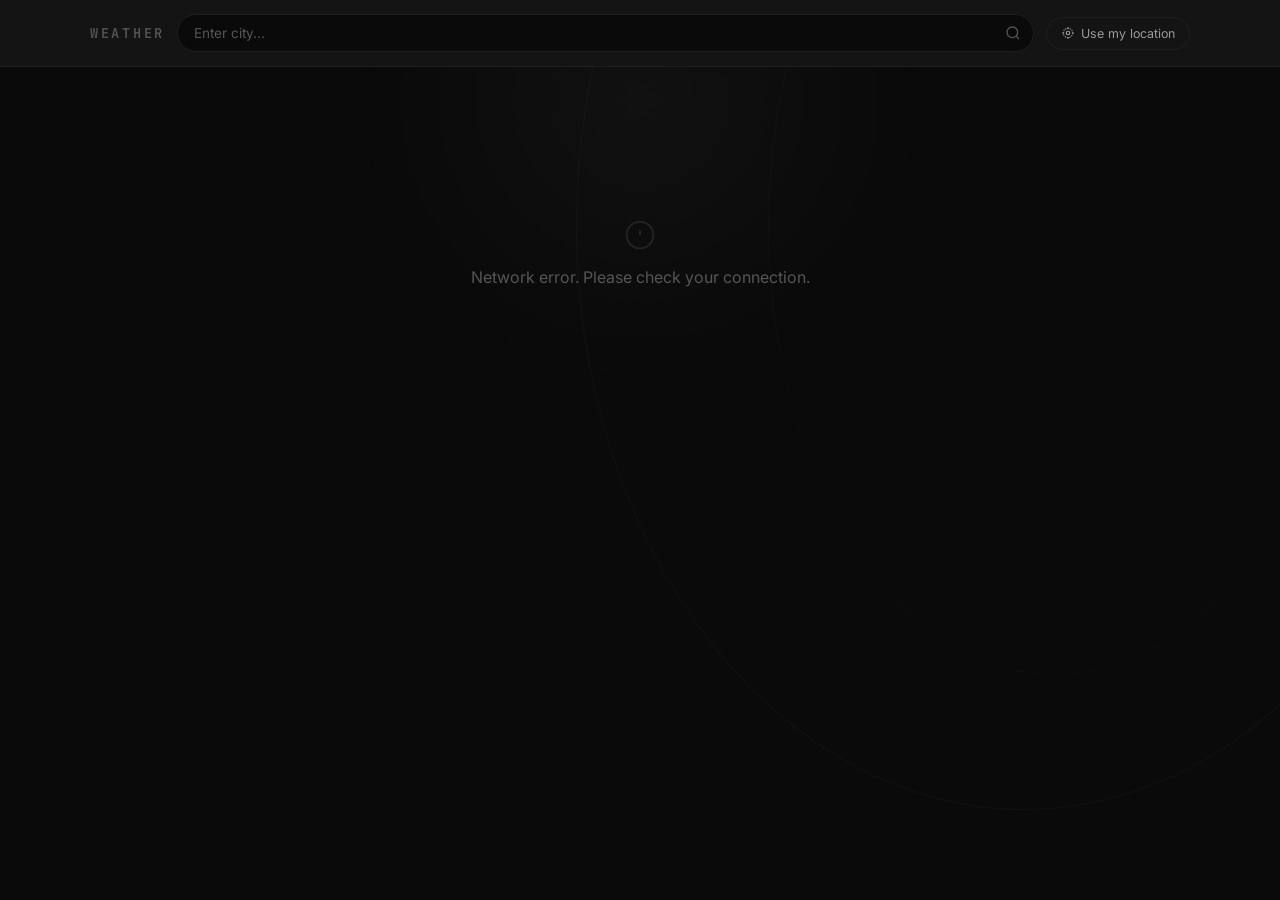
<file: Weather App/index.html>
<!DOCTYPE html>
<html lang="en">
<head>
    <meta charset="UTF-8">
    <meta name="viewport" content="width=device-width, initial-scale=1.0">
    <title>Weather — 7-Day Forecast & Hourly View</title>
    <meta name="description" content="Real-time weather forecasts with 7-day outlook, hourly breakdown, and detailed stats. Powered by Open-Meteo.">
    <link rel="preconnect" href="https://fonts.googleapis.com">
    <link rel="preconnect" href="https://fonts.gstatic.com" crossorigin>
    <link href="https://fonts.googleapis.com/css2?family=Inter:wght@300;400;500;600;700&family=JetBrains+Mono:wght@400;500;600;700&display=swap" rel="stylesheet">
    <link rel="stylesheet" href="style.css">
</head>
<body>

    <div class="bg-curve" aria-hidden="true"></div>

    <div class="app">

        <header class="header">
            <div class="header-inner">
                <span class="header-label">WEATHER</span>
                <div class="search-wrap">
                    <input type="text" id="city-input" placeholder="Enter city..." autocomplete="off" spellcheck="false">
                    <button id="search-btn" aria-label="Search">
                        <svg viewBox="0 0 24 24" fill="none" stroke="currentColor" stroke-width="2">
                            <circle cx="11" cy="11" r="8"/>
                            <path d="M21 21l-4.35-4.35"/>
                        </svg>
                    </button>
                </div>
                <button class="locate-btn" id="locate-btn" title="Use my location">
                    <svg viewBox="0 0 24 24" fill="none" stroke="currentColor" stroke-width="2">
                        <circle cx="12" cy="12" r="3"/>
                        <path d="M12 2v3M12 19v3M2 12h3M19 12h3"/>
                        <circle cx="12" cy="12" r="8" stroke-dasharray="2 2"/>
                    </svg>
                    <span>Use my location</span>
                </button>
            </div>
        </header>

        <div class="content">

            <div id="error-state" class="state-box hidden">
                <svg class="state-svg" viewBox="0 0 24 24" fill="none" stroke="currentColor" stroke-width="1.5" width="32" height="32">
                    <circle cx="12" cy="12" r="10"/>
                    <path d="M12 8v4M12 16h0"/>
                </svg>
                <p id="error-text">City not found.</p>
            </div>

            <div id="loading-state" class="state-box hidden">
                <div class="pulse-ring"></div>
                <p class="mono">Fetching weather data...</p>
            </div>

            <div id="empty-state" class="state-box">
                <svg class="state-svg" viewBox="0 0 24 24" fill="none" stroke="currentColor" stroke-width="1.5" width="40" height="40">
                    <circle cx="12" cy="12" r="10"/>
                    <path d="M2 12h20M12 2a15.3 15.3 0 014 10 15.3 15.3 0 01-4 10 15.3 15.3 0 01-4-10A15.3 15.3 0 0112 2z"/>
                </svg>
                <p class="mono">Search a city to begin</p>
            </div>

            <div id="weather-main" class="weather-main hidden">

                <div class="city-section">
                    <div>
                        <h1 class="city-name" id="city-name">—</h1>
                        <p class="city-country mono" id="city-country">—</p>
                    </div>
                    <p class="local-time mono" id="local-time">—</p>
                </div>

                <div class="hero-section">
                    <div class="temp-block">
                        <span class="big-temp" id="big-temp">—</span>
                        <span class="temp-unit">°C</span>
                    </div>
                    <div class="condition-block">
                        <div class="weather-icon" id="weather-icon">☀</div>
                        <p class="condition-text" id="condition-text">—</p>
                        <p class="feels-like mono" id="feels-like">Feels like —°</p>
                    </div>
                </div>

                <div class="stats-row">
                    <div class="stat-card">
                        <svg class="stat-svg" viewBox="0 0 24 24" fill="none" stroke="currentColor" stroke-width="1.5" width="20" height="20">
                            <path d="M12 2C12 2 5 10 5 15C5 18.866 8.134 22 12 22C15.866 22 19 18.866 19 15C19 10 12 2 12 2Z"/>
                        </svg>
                        <span class="stat-val" id="humidity">—</span>
                        <span class="stat-label mono">Humidity</span>
                    </div>
                    <div class="stat-card">
                        <svg class="stat-svg" viewBox="0 0 24 24" fill="none" stroke="currentColor" stroke-width="1.5" width="20" height="20">
                            <path d="M3 12h14M7 8h12M4 16h10"/>
                        </svg>
                        <span class="stat-val" id="wind">—</span>
                        <span class="stat-label mono">Wind</span>
                    </div>
                    <div class="stat-card">
                        <svg class="stat-svg" viewBox="0 0 24 24" fill="none" stroke="currentColor" stroke-width="1.5" width="20" height="20">
                            <path d="M12 5C7 5 2.73 8.11 1 12C2.73 15.89 7 19 12 19C17 19 21.27 15.89 23 12C21.27 8.11 17 5 12 5Z"/>
                            <circle cx="12" cy="12" r="3"/>
                        </svg>
                        <span class="stat-val" id="visibility">—</span>
                        <span class="stat-label mono">Visibility</span>
                    </div>
                    <div class="stat-card">
                        <svg class="stat-svg" viewBox="0 0 24 24" fill="none" stroke="currentColor" stroke-width="1.5" width="20" height="20">
                            <path d="M12 2C7.8 2 4.3 4.8 3.2 8.7C3.1 9.2 3.4 9.7 3.9 9.8C4.4 9.9 4.9 9.6 5 9.1C5.9 6 8.7 4 12 4C15.3 4 18.1 6 19 9.1C19.1 9.6 19.6 9.9 20.1 9.8C20.6 9.7 20.9 9.2 20.8 8.7C19.7 4.8 16.2 2 12 2Z"/>
                            <path d="M12 10v8M12 10l-3 3M12 10l3 3"/>
                        </svg>
                        <span class="stat-val" id="precipitation">—</span>
                        <span class="stat-label mono">Rain</span>
                    </div>
                    <div class="stat-card">
                        <svg class="stat-svg" viewBox="0 0 24 24" fill="none" stroke="currentColor" stroke-width="1.5" width="20" height="20">
                            <path d="M12 2v8M12 10l-3-3M12 10l3-3"/>
                            <circle cx="12" cy="15" r="4"/>
                            <path d="M4 19h16M6 23h12M8 17h8"/>
                        </svg>
                        <span class="stat-val" id="sunrise">—</span>
                        <span class="stat-label mono">Sunrise</span>
                    </div>
                    <div class="stat-card">
                        <svg class="stat-svg" viewBox="0 0 24 24" fill="none" stroke="currentColor" stroke-width="1.5" width="20" height="20">
                            <path d="M12 10v4M12 14l-3-3M12 14l3-3"/>
                            <circle cx="12" cy="10" r="4"/>
                            <path d="M4 19h16M6 23h12M8 17h8"/>
                        </svg>
                        <span class="stat-val" id="sunset">—</span>
                        <span class="stat-label mono">Sunset</span>
                    </div>
                </div>

                <div class="forecast-section">
                    <p class="section-label mono">7-DAY FORECAST</p>
                    <div class="forecast-row" id="forecast-row"></div>
                </div>

                <div class="hourly-section">
                    <p class="section-label mono">24-HOUR VIEW</p>
                    <div class="hourly-row" id="hourly-row"></div>
                </div>

            </div>

        </div>

    </div>

    <div class="bg-glow" id="bg-glow"></div>

    <script src="script.js"></script>
</body>
</html>
</file>
<file: Drag & Drop Board/style.css>
:root {
  --bg: #0A0A0A;
  --surface: #141414;
  --surface-hover: #1E1E1E;
  --border: #1E1E1E;
  --border-hover: #333;
  --text-primary: #F5F5F5;
  --text-secondary: #999;
  --text-muted: #555;
  --white: #FFF;
  --black: #000;
  --font-display: 'JetBrains Mono', 'IBM Plex Mono', monospace;
  --font-body: 'Inter', -apple-system, sans-serif;
  --radius: 14px;
  --radius-sm: 8px;
  --radius-full: 9999px;
  --transition: 200ms ease;
}

*, *::before, *::after {
  margin: 0;
  padding: 0;
  box-sizing: border-box;
  -webkit-font-smoothing: antialiased;
  -moz-osx-font-smoothing: grayscale;
}

body {
  background: var(--bg);
  color: var(--text-primary);
  font-family: var(--font-body);
  min-height: 100vh;
  overflow-x: hidden;
}

.bg-curve {
  position: fixed;
  inset: 0;
  pointer-events: none;
  z-index: 0;
  overflow: hidden;
}

.bg-curve::before {
  content: '';
  position: absolute;
  top: -40%;
  right: -15%;
  width: 70%;
  height: 130%;
  border-radius: 50%;
  border: 1px solid rgba(255, 255, 255, 0.03);
}

.bg-curve::after {
  content: '';
  position: absolute;
  top: -25%;
  right: -5%;
  width: 45%;
  height: 100%;
  border-radius: 50%;
  border: 1px solid rgba(255, 255, 255, 0.02);
}

::-webkit-scrollbar { width: 6px; height: 6px; }
::-webkit-scrollbar-track { background: transparent; }
::-webkit-scrollbar-thumb { background: var(--border); border-radius: 3px; }
::-webkit-scrollbar-thumb:hover { background: var(--border-hover); }

header {
  background: var(--surface);
  border-bottom: 1px solid var(--border);
  padding: 16px 24px;
  position: sticky;
  top: 0;
  z-index: 10;
  backdrop-filter: blur(12px);
  -webkit-backdrop-filter: blur(12px);
}

.header-inner {
  max-width: 1400px;
  margin: 0 auto;
  display: flex;
  justify-content: space-between;
  align-items: center;
  gap: 20px;
}

@media (max-width: 768px) {
  .header-inner {
    flex-direction: column;
    align-items: flex-start;
    gap: 12px;
  }
}

.brand-section {
  display: flex;
  align-items: center;
  gap: 10px;
}

.brand-logo {
  width: 34px;
  height: 34px;
  border-radius: var(--radius-sm);
  border: 1px solid var(--border);
  display: flex;
  align-items: center;
  justify-content: center;
  color: var(--text-primary);
}

.brand-text h1 {
  font-family: var(--font-display);
  font-size: 1rem;
  font-weight: 600;
  letter-spacing: -0.02em;
}

.brand-text p {
  font-size: 0.7rem;
  color: var(--text-muted);
  font-weight: 400;
}

.board-stats-panel {
  display: flex;
  gap: 24px;
  align-items: center;
}

.stat-item {
  display: flex;
  flex-direction: column;
  gap: 2px;
}

.stat-label {
  font-size: 0.55rem;
  font-weight: 600;
  text-transform: uppercase;
  letter-spacing: 0.1em;
  color: var(--text-muted);
}

.stat-content {
  display: flex;
  align-items: center;
  gap: 8px;
}

.stat-number {
  font-family: var(--font-display);
  font-size: 1rem;
  font-weight: 600;
  color: var(--text-primary);
}

.progress-bar-container {
  width: 80px;
  height: 4px;
  background: var(--bg);
  border: 1px solid var(--border);
  border-radius: 2px;
  overflow: hidden;
}

.progress-bar-fill {
  height: 100%;
  background: var(--text-primary);
  border-radius: 2px;
  width: 0%;
  transition: width 0.4s ease;
}

.control-hub-bar {
  background: var(--bg);
  border-bottom: 1px solid var(--border);
  padding: 12px 24px;
}

.control-inner {
  max-width: 1400px;
  margin: 0 auto;
  display: flex;
  justify-content: space-between;
  align-items: center;
  gap: 16px;
}

@media (max-width: 640px) {
  .control-inner {
    flex-direction: column;
    align-items: flex-start;
  }
}

.search-filter-group {
  display: flex;
  gap: 10px;
  flex: 1;
  max-width: 600px;
}

.search-input-wrapper {
  position: relative;
  flex: 1;
  min-width: 180px;
}

.search-input-wrapper svg {
  position: absolute;
  left: 12px;
  top: 50%;
  transform: translateY(-50%);
  color: var(--text-muted);
  pointer-events: none;
}

.search-field {
  width: 100%;
  background: var(--surface);
  border: 1px solid var(--border);
  color: var(--text-primary);
  padding: 9px 12px 9px 34px;
  font-family: var(--font-body);
  font-size: 0.8rem;
  border-radius: var(--radius-sm);
  outline: none;
  transition: var(--transition);
}

.search-field:focus {
  border-color: var(--text-muted);
}

.select-dropdown-wrapper {
  position: relative;
  min-width: 140px;
}

.select-dropdown-wrapper::after {
  content: '\25BC';
  font-size: 0.5rem;
  color: var(--text-muted);
  position: absolute;
  right: 12px;
  top: 50%;
  transform: translateY(-50%);
  pointer-events: none;
}

.filter-select, .form-select {
  appearance: none;
  width: 100%;
  background: var(--surface);
  border: 1px solid var(--border);
  color: var(--text-secondary);
  padding: 9px 32px 9px 12px;
  font-family: var(--font-body);
  font-size: 0.8rem;
  font-weight: 400;
  border-radius: var(--radius-sm);
  cursor: pointer;
  outline: none;
  transition: var(--transition);
}

.filter-select:hover, .form-select:hover,
.filter-select:focus, .form-select:focus {
  border-color: var(--text-muted);
  color: var(--text-primary);
}

.btn {
  background: var(--surface);
  border: 1px solid var(--border);
  color: var(--text-secondary);
  padding: 9px 16px;
  font-size: 0.78rem;
  font-weight: 500;
  font-family: var(--font-body);
  border-radius: var(--radius-sm);
  cursor: pointer;
  display: inline-flex;
  align-items: center;
  gap: 6px;
  transition: var(--transition);
  user-select: none;
  white-space: nowrap;
}

.btn:hover {
  border-color: var(--text-muted);
  color: var(--text-primary);
}

.btn-primary {
  background: var(--text-primary);
  color: var(--bg);
  border-color: var(--text-primary);
}

.btn-primary:hover {
  background: var(--gray-300);
  border-color: var(--gray-300);
  color: var(--bg);
}

.btn-danger {
  color: var(--text-secondary);
  border-color: var(--border);
}

.btn-mini {
  padding: 5px 10px;
  font-size: 0.7rem;
  border-radius: 4px;
}

.kanban-board-container {
  position: relative;
  z-index: 1;
  flex: 1;
  padding: 24px;
  overflow-x: auto;
}

.board-columns-grid {
  display: grid;
  grid-template-columns: 1fr;
  gap: 16px;
  min-height: 500px;
  max-width: 1400px;
  margin: 0 auto;
}

@media (min-width: 640px) {
  .board-columns-grid {
    grid-template-columns: repeat(2, 1fr);
  }
}

@media (min-width: 1024px) {
  .board-columns-grid {
    grid-template-columns: repeat(4, 1fr);
  }
}

.column-panel {
  background: var(--surface);
  border: 1px solid var(--border);
  border-radius: var(--radius);
  padding: 16px 12px;
  display: flex;
  flex-direction: column;
  gap: 12px;
  transition: var(--transition);
  min-width: 220px;
}

.column-panel.drag-over {
  border-color: var(--text-muted);
  background: var(--surface-hover);
}

.column-header {
  display: flex;
  justify-content: space-between;
  align-items: center;
  padding-bottom: 8px;
  border-bottom: 1px solid var(--border);
}

.column-title-box {
  display: flex;
  align-items: center;
  gap: 8px;
}

.column-indicator {
  width: 6px;
  height: 6px;
  border-radius: 50%;
  opacity: 0.5;
}

.column-title {
  font-family: var(--font-display);
  font-size: 0.75rem;
  font-weight: 600;
  letter-spacing: 0.02em;
  text-transform: uppercase;
  color: var(--text-primary);
}

.column-card-counter {
  background: var(--bg);
  border: 1px solid var(--border);
  color: var(--text-secondary);
  font-family: var(--font-display);
  font-size: 0.6rem;
  font-weight: 600;
  padding: 2px 8px;
  border-radius: 4px;
}

.cards-dropzone-wrapper {
  flex: 1;
  display: flex;
  flex-direction: column;
  gap: 8px;
  min-height: 300px;
}

.task-card {
  background: var(--bg);
  border: 1px solid var(--border);
  border-radius: var(--radius-sm);
  padding: 12px;
  cursor: grab;
  display: flex;
  flex-direction: column;
  gap: 8px;
  position: relative;
  user-select: none;
  transition: border-color var(--transition), transform var(--transition);
}

.task-card:hover {
  border-color: var(--text-muted);
  transform: translateY(-1px);
}

.task-card:active {
  cursor: grabbing;
}

.task-card.dragging {
  opacity: 0.3;
  scale: 0.96;
  border: 1.5px dashed var(--text-muted);
}

.card-header-row {
  display: flex;
  justify-content: space-between;
  align-items: flex-start;
  gap: 8px;
}

.priority-tag {
  font-family: var(--font-display);
  font-size: 0.5rem;
  font-weight: 600;
  text-transform: uppercase;
  letter-spacing: 0.08em;
  padding: 2px 8px;
  border-radius: 4px;
  border: 1px solid var(--border);
  color: var(--text-muted);
}

.priority-tag.tag-high {
  color: var(--text-primary);
  border-color: var(--text-muted);
  background: rgba(255, 255, 255, 0.04);
}

.priority-tag.tag-medium {
  color: var(--text-secondary);
}

.priority-tag.tag-low {
  color: var(--text-muted);
}

.card-options-btn {
  background: transparent;
  border: none;
  color: var(--text-muted);
  cursor: pointer;
  font-size: 0.75rem;
  padding: 2px;
  transition: var(--transition);
}

.card-options-btn:hover {
  color: var(--text-primary);
}

.task-card-title {
  font-size: 0.82rem;
  font-weight: 500;
  color: var(--text-primary);
  line-height: 1.3;
}

.task-card-desc {
  font-size: 0.7rem;
  color: var(--text-secondary);
  line-height: 1.4;
  display: -webkit-box;
  -webkit-line-clamp: 2;
  -webkit-box-orient: vertical;
  overflow: hidden;
}

.card-footer-row {
  display: flex;
  justify-content: space-between;
  align-items: center;
  border-top: 1px solid var(--border);
  padding-top: 8px;
  margin-top: 4px;
}

.task-deadline-badge {
  display: flex;
  align-items: center;
  gap: 4px;
  font-size: 0.6rem;
  color: var(--text-muted);
}

.task-deadline-badge.overdue {
  color: var(--text-secondary);
}

.card-edit-action-btn {
  background: transparent;
  border: none;
  color: var(--text-muted);
  cursor: pointer;
  font-size: 0.65rem;
  font-weight: 500;
  transition: var(--transition);
}

.card-edit-action-btn:hover {
  color: var(--text-primary);
}

.quick-add-card-container {
  margin-top: auto;
}

.quick-add-trigger {
  width: 100%;
  background: transparent;
  border: 1px dashed var(--border);
  color: var(--text-muted);
  padding: 8px;
  border-radius: var(--radius-sm);
  font-family: var(--font-body);
  font-size: 0.72rem;
  font-weight: 500;
  cursor: pointer;
  display: flex;
  align-items: center;
  justify-content: center;
  gap: 6px;
  transition: var(--transition);
}

.quick-add-trigger:hover {
  border-color: var(--text-muted);
  color: var(--text-secondary);
}

.quick-add-form {
  display: flex;
  flex-direction: column;
  gap: 8px;
  background: var(--bg);
  border: 1px solid var(--border);
  border-radius: var(--radius-sm);
  padding: 10px;
  display: none;
}

.quick-add-input {
  background: var(--surface);
  border: 1px solid var(--border);
  color: var(--text-primary);
  padding: 7px 10px;
  font-family: var(--font-body);
  font-size: 0.72rem;
  border-radius: 4px;
  outline: none;
}

.quick-add-input:focus {
  border-color: var(--text-muted);
}

.quick-add-actions {
  display: flex;
  justify-content: flex-end;
  gap: 6px;
}

.empty-column-hint {
  text-align: center;
  color: var(--text-muted);
  font-size: 0.7rem;
  padding: 40px 16px;
  border: 1px dashed var(--border);
  border-radius: var(--radius-sm);
  pointer-events: none;
}

.modal-overlay {
  position: fixed;
  inset: 0;
  background: rgba(0, 0, 0, 0.7);
  backdrop-filter: blur(8px);
  z-index: 1000;
  display: flex;
  align-items: center;
  justify-content: center;
  opacity: 0;
  pointer-events: none;
  transition: opacity 0.25s ease;
}

.modal-overlay.active {
  opacity: 1;
  pointer-events: auto;
}

.modal-card {
  background: var(--surface);
  border: 1px solid var(--border);
  width: 90%;
  max-width: 500px;
  border-radius: var(--radius);
  box-shadow: 0 25px 60px rgba(0, 0, 0, 0.5);
  overflow: hidden;
  transform: scale(0.95);
  transition: transform 0.25s ease;
}

.modal-overlay.active .modal-card {
  transform: scale(1);
}

.modal-header {
  padding: 16px 20px;
  border-bottom: 1px solid var(--border);
  display: flex;
  justify-content: space-between;
  align-items: center;
}

.modal-header h2 {
  font-family: var(--font-display);
  font-size: 0.85rem;
  font-weight: 600;
}

.modal-close-btn {
  background: transparent;
  border: none;
  color: var(--text-muted);
  cursor: pointer;
  padding: 4px;
  transition: var(--transition);
  display: flex;
}

.modal-close-btn:hover {
  color: var(--text-primary);
}

.modal-body {
  padding: 20px;
  display: flex;
  flex-direction: column;
  gap: 16px;
}

.form-group {
  display: flex;
  flex-direction: column;
  gap: 5px;
}

.form-group label {
  font-size: 0.6rem;
  font-weight: 600;
  text-transform: uppercase;
  letter-spacing: 0.08em;
  color: var(--text-muted);
}

.form-input-field {
  background: var(--bg);
  border: 1px solid var(--border);
  color: var(--text-primary);
  padding: 10px 12px;
  font-family: var(--font-body);
  font-size: 0.82rem;
  border-radius: var(--radius-sm);
  outline: none;
  transition: var(--transition);
}

.form-input-field:focus {
  border-color: var(--text-muted);
}

textarea.form-input-field {
  min-height: 90px;
  resize: vertical;
}

.form-row-grid {
  display: grid;
  grid-template-columns: 1fr 1fr;
  gap: 12px;
}

.modal-footer {
  padding: 14px 20px;
  border-top: 1px solid var(--border);
  display: flex;
  justify-content: flex-end;
  gap: 10px;
}

.toast-container {
  position: fixed;
  bottom: 20px;
  right: 20px;
  display: flex;
  flex-direction: column;
  gap: 8px;
  z-index: 2000;
}

.toast {
  background: var(--surface);
  border: 1px solid var(--border);
  border-left: 3px solid var(--text-primary);
  color: var(--text-primary);
  padding: 10px 16px;
  border-radius: var(--radius-sm);
  box-shadow: 0 10px 25px rgba(0, 0, 0, 0.4);
  font-size: 0.78rem;
  font-weight: 500;
  transform: translateY(50px);
  opacity: 0;
  animation: slide-in 0.25s ease forwards;
}

@keyframes slide-in {
  to { transform: translateY(0); opacity: 1; }
}

.toast.removing {
  opacity: 0;
  transition: 0.2s ease;
}

@media (prefers-reduced-motion: reduce) {
  *, *::before, *::after {
    animation-duration: 0.01ms !important;
    transition-duration: 0.01ms !important;
  }
}
</file>
<file: Expense Tracker/style.css>
:root {
  --bg: #0A0A0A;
  --surface: #141414;
  --surface-hover: #1E1E1E;
  --border: #1E1E1E;
  --border-hover: #333;
  --text-primary: #F5F5F5;
  --text-secondary: #999;
  --text-muted: #555;
  --income: #3edb8e;
  --expense: #ff5f6b;
  --font-display: 'JetBrains Mono', 'IBM Plex Mono', monospace;
  --font-body: 'Inter', -apple-system, sans-serif;
  --radius: 14px;
  --radius-sm: 8px;
  --radius-full: 9999px;
  --transition: 200ms ease;
}

*, *::before, *::after {
  box-sizing: border-box;
  margin: 0;
  padding: 0;
}

body {
  background: var(--bg);
  color: var(--text-primary);
  font-family: var(--font-body);
  min-height: 100vh;
  padding: 0;
  overflow-x: hidden;
}

.bg-curve {
  position: fixed;
  inset: 0;
  pointer-events: none;
  z-index: 0;
  overflow: hidden;
}

.bg-curve::before {
  content: '';
  position: absolute;
  top: -40%;
  right: -15%;
  width: 70%;
  height: 130%;
  border-radius: 50%;
  border: 1px solid rgba(255, 255, 255, 0.03);
}

.bg-curve::after {
  content: '';
  position: absolute;
  top: -25%;
  right: -5%;
  width: 45%;
  height: 100%;
  border-radius: 50%;
  border: 1px solid rgba(255, 255, 255, 0.02);
}

::-webkit-scrollbar { width: 6px; height: 6px; }
::-webkit-scrollbar-track { background: transparent; }
::-webkit-scrollbar-thumb { background: var(--border); border-radius: 3px; }

.app {
  position: relative;
  z-index: 1;
}

.header {
  background: var(--surface);
  border-bottom: 1px solid var(--border);
  padding: 16px 24px;
  position: sticky;
  top: 0;
  z-index: 10;
  backdrop-filter: blur(12px);
  -webkit-backdrop-filter: blur(12px);
}

.header-inner {
  max-width: 900px;
  margin: 0 auto;
  display: flex;
  align-items: baseline;
  gap: 12px;
}

.logo {
  font-family: var(--font-display);
  font-size: 1.2rem;
  font-weight: 700;
  letter-spacing: 0.15em;
  color: var(--text-primary);
  line-height: 1;
}

.tagline {
  font-family: var(--font-display);
  font-size: 0.6rem;
  color: var(--text-muted);
  letter-spacing: 0.12em;
  text-transform: uppercase;
  font-weight: 400;
}

.content {
  max-width: 900px;
  margin: 0 auto;
  padding: 28px 24px 48px;
}

.balance-card {
  background: var(--surface);
  border: 1px solid var(--border);
  border-radius: var(--radius);
  padding: 28px 24px 24px;
  text-align: center;
  margin-bottom: 28px;
}

.balance-label {
  font-family: var(--font-display);
  font-size: 0.6rem;
  letter-spacing: 0.15em;
  text-transform: uppercase;
  color: var(--text-muted);
  margin-bottom: 8px;
}

.balance-amount {
  font-family: var(--font-display);
  font-size: 2.5rem;
  font-weight: 600;
  letter-spacing: -0.02em;
  color: var(--text-primary);
}

.balance-amount.positive { color: var(--income); }
.balance-amount.negative { color: var(--expense); }

.balance-split {
  display: flex;
  justify-content: center;
  align-items: center;
  gap: 28px;
  margin-top: 20px;
  padding-top: 20px;
  border-top: 1px solid var(--border);
}

.income-block, .expense-block {
  display: flex;
  flex-direction: column;
  gap: 4px;
}

.label {
  font-family: var(--font-display);
  font-size: 0.55rem;
  letter-spacing: 0.12em;
  text-transform: uppercase;
  color: var(--text-muted);
}

.amount {
  font-family: var(--font-display);
  font-size: 1rem;
  font-weight: 500;
}

.income-amount { color: var(--income); }
.expense-amount { color: var(--expense); }

.divider-v {
  width: 1px;
  height: 36px;
  background: var(--border);
}

.main-grid {
  display: grid;
  grid-template-columns: 1fr 1fr;
  gap: 20px;
}

@media (max-width: 680px) {
  .main-grid { grid-template-columns: 1fr; }
}

.add-section, .history-section {
  background: var(--surface);
  border: 1px solid var(--border);
  border-radius: var(--radius);
  padding: 24px;
}

.section-title {
  font-family: var(--font-display);
  font-size: 0.6rem;
  letter-spacing: 0.15em;
  text-transform: uppercase;
  color: var(--text-muted);
  margin-bottom: 20px;
  font-weight: 500;
}

.type-toggle {
  display: flex;
  gap: 6px;
  margin-bottom: 20px;
  background: var(--bg);
  padding: 3px;
  border-radius: 8px;
  border: 1px solid var(--border);
}

.toggle-btn {
  flex: 1;
  padding: 7px 12px;
  border: none;
  background: transparent;
  color: var(--text-muted);
  font-family: var(--font-body);
  font-size: 0.8rem;
  font-weight: 500;
  border-radius: 6px;
  cursor: pointer;
  transition: var(--transition);
}

.toggle-btn.active[data-type="income"] {
  background: var(--income);
  color: #0A0A0A;
}

.toggle-btn.active[data-type="expense"] {
  background: var(--expense);
  color: #fff;
}

.form-group {
  margin-bottom: 14px;
}

.form-group label {
  display: block;
  font-family: var(--font-display);
  font-size: 0.55rem;
  letter-spacing: 0.12em;
  text-transform: uppercase;
  color: var(--text-muted);
  margin-bottom: 5px;
  font-weight: 500;
}

.form-group input,
.form-group select {
  width: 100%;
  background: var(--bg);
  border: 1px solid var(--border);
  border-radius: var(--radius-sm);
  padding: 10px 12px;
  color: var(--text-primary);
  font-family: var(--font-body);
  font-size: 0.85rem;
  outline: none;
  transition: var(--transition);
  -webkit-appearance: none;
}

.form-group input:focus,
.form-group select:focus {
  border-color: var(--text-muted);
}

.form-group input::placeholder {
  color: var(--text-muted);
}

.form-group select {
  background-image: url("data:image/svg+xml,%3Csvg viewBox='0 0 24 24' fill='none' stroke='%23555' stroke-width='2' xmlns='http://www.w3.org/2000/svg'%3E%3Cpath d='M6 9l6 6 6-6'/%3E%3C/svg%3E");
  background-repeat: no-repeat;
  background-position: right 12px center;
  background-size: 12px;
  padding-right: 32px;
}

.form-group select option {
  background: var(--surface);
}

.add-btn {
  width: 100%;
  padding: 11px;
  background: var(--text-primary);
  color: var(--bg);
  border: none;
  border-radius: var(--radius-sm);
  font-family: var(--font-body);
  font-size: 0.85rem;
  font-weight: 600;
  cursor: pointer;
  transition: opacity 0.2s;
  margin-top: 4px;
}

.add-btn:hover { opacity: 0.85; }

.error-msg {
  font-family: var(--font-display);
  font-size: 0.7rem;
  color: var(--expense);
  margin-top: 10px;
  min-height: 18px;
}

.history-header {
  display: flex;
  justify-content: space-between;
  align-items: center;
  margin-bottom: 16px;
}

.history-header .section-title {
  margin-bottom: 0;
}

.clear-btn {
  background: none;
  border: 1px solid var(--border);
  color: var(--text-muted);
  font-family: var(--font-display);
  font-size: 0.6rem;
  letter-spacing: 0.08em;
  padding: 4px 10px;
  border-radius: var(--radius-full);
  cursor: pointer;
  transition: var(--transition);
}

.clear-btn:hover {
  border-color: var(--expense);
  color: var(--expense);
}

.filter-bar {
  display: flex;
  gap: 6px;
  margin-bottom: 16px;
}

.filter-btn {
  padding: 4px 12px;
  background: transparent;
  border: 1px solid var(--border);
  color: var(--text-muted);
  font-family: var(--font-display);
  font-size: 0.6rem;
  letter-spacing: 0.08em;
  text-transform: uppercase;
  border-radius: var(--radius-full);
  cursor: pointer;
  transition: var(--transition);
}

.filter-btn.active {
  background: var(--surface-hover);
  border-color: var(--text-muted);
  color: var(--text-primary);
}

.transaction-list {
  list-style: none;
  display: flex;
  flex-direction: column;
  gap: 6px;
  max-height: 380px;
  overflow-y: auto;
  padding-right: 4px;
}

.transaction-list::-webkit-scrollbar { width: 4px; }
.transaction-list::-webkit-scrollbar-track { background: transparent; }
.transaction-list::-webkit-scrollbar-thumb { background: var(--border); border-radius: 2px; }

.empty-state {
  font-family: var(--font-display);
  font-size: 0.7rem;
  color: var(--text-muted);
  text-align: center;
  padding: 40px 0;
}

.transaction-item {
  display: flex;
  align-items: center;
  gap: 10px;
  background: var(--bg);
  border-radius: var(--radius-sm);
  padding: 10px 12px;
  border: 1px solid var(--border);
  animation: slideIn 0.2s ease;
}

@keyframes slideIn {
  from { opacity: 0; transform: translateY(-6px); }
  to { opacity: 1; transform: translateY(0); }
}

.t-icon {
  width: 30px;
  height: 30px;
  border-radius: 6px;
  display: flex;
  align-items: center;
  justify-content: center;
  font-size: 0.9rem;
  flex-shrink: 0;
}

.t-icon.income { background: rgba(62, 219, 142, 0.1); }
.t-icon.expense { background: rgba(255, 95, 107, 0.1); }

.t-info { flex: 1; min-width: 0; }

.t-desc {
  font-size: 0.82rem;
  font-weight: 500;
  white-space: nowrap;
  overflow: hidden;
  text-overflow: ellipsis;
}

.t-meta {
  font-family: var(--font-display);
  font-size: 0.6rem;
  color: var(--text-muted);
  margin-top: 2px;
}

.t-amount {
  font-family: var(--font-display);
  font-size: 0.85rem;
  font-weight: 500;
  margin-right: 6px;
}

.t-amount.income { color: var(--income); }
.t-amount.expense { color: var(--expense); }

.t-delete {
  background: none;
  border: none;
  color: var(--text-muted);
  cursor: pointer;
  font-size: 0.8rem;
  padding: 2px 4px;
  border-radius: 4px;
  transition: var(--transition);
  line-height: 1;
}

.t-delete:hover { color: var(--expense); }

@media (prefers-reduced-motion: reduce) {
  *, *::before, *::after {
    animation-duration: 0.01ms !important;
    transition-duration: 0.01ms !important;
  }
}
</file>
<file: Quiz Game/style.css>
:root {
  --bg: #0A0A0A;
  --surface: #141414;
  --surface-hover: #1E1E1E;
  --border: #1E1E1E;
  --border-hover: #333;
  --text-primary: #F5F5F5;
  --text-secondary: #999;
  --text-muted: #555;
  --correct: #3edb8e;
  --incorrect: #ff5f6b;
  --font-display: 'JetBrains Mono', 'IBM Plex Mono', monospace;
  --font-body: 'Inter', -apple-system, sans-serif;
  --radius: 14px;
  --radius-sm: 8px;
  --transition: 200ms ease;
}

*, *::before, *::after {
  margin: 0;
  padding: 0;
  box-sizing: border-box;
}

body {
  background: var(--bg);
  color: var(--text-primary);
  font-family: var(--font-body);
  display: flex;
  justify-content: center;
  align-items: center;
  min-height: 100vh;
  min-height: 100dvh;
  padding: 16px;
  overflow: hidden;
}

.bg-curve {
  position: fixed;
  inset: 0;
  pointer-events: none;
  z-index: 0;
  overflow: hidden;
}

.bg-curve::before {
  content: '';
  position: absolute;
  top: -40%;
  right: -15%;
  width: 70%;
  height: 130%;
  border-radius: 50%;
  border: 1px solid rgba(255, 255, 255, 0.03);
}

.bg-curve::after {
  content: '';
  position: absolute;
  top: -25%;
  right: -5%;
  width: 45%;
  height: 100%;
  border-radius: 50%;
  border: 1px solid rgba(255, 255, 255, 0.02);
}

.container {
  position: relative;
  z-index: 1;
  background: var(--surface);
  border: 1px solid var(--border);
  border-radius: var(--radius);
  box-shadow: 0 10px 40px rgba(0, 0, 0, 0.3);
  width: 100%;
  max-width: 560px;
  overflow: hidden;
}

.screen {
  display: none;
  padding: 40px 32px;
  text-align: center;
}

.screen.active {
  display: block;
  animation: fadeIn 0.3s ease;
}

@keyframes fadeIn {
  from { opacity: 0; }
  to { opacity: 1; }
}

.brand-icon {
  display: flex;
  justify-content: center;
  margin-bottom: 20px;
  color: var(--text-muted);
}

#start-screen h1 {
  font-family: var(--font-display);
  font-size: 2rem;
  font-weight: 700;
  letter-spacing: -0.03em;
  margin-bottom: 12px;
  color: var(--text-primary);
}

#start-screen p {
  color: var(--text-secondary);
  font-size: 0.95rem;
  margin-bottom: 32px;
  line-height: 1.5;
}

button {
  background: var(--text-primary);
  color: var(--bg);
  border: none;
  border-radius: var(--radius-sm);
  padding: 14px 32px;
  font-size: 0.9rem;
  font-weight: 600;
  font-family: var(--font-body);
  cursor: pointer;
  transition: opacity var(--transition);
}

button:hover {
  opacity: 0.85;
}

select {
  background: var(--bg);
  border: 1px solid var(--border);
  color: var(--text-primary);
  padding: 10px 14px;
  font-family: var(--font-body);
  font-size: 0.82rem;
  border-radius: var(--radius-sm);
  margin: 6px;
  outline: none;
  cursor: pointer;
}

.quiz-header {
  margin-bottom: 20px;
  text-align: left;
}

#question-text {
  font-family: var(--font-display);
  font-size: 1.1rem;
  font-weight: 600;
  line-height: 1.4;
  margin-bottom: 16px;
  letter-spacing: -0.01em;
}

.quiz-info {
  display: flex;
  justify-content: space-between;
  color: var(--text-muted);
  font-size: 0.72rem;
  font-family: var(--font-display);
  padding-top: 14px;
  border-top: 1px solid var(--border);
}

.quiz-info span {
  color: var(--text-secondary);
  font-weight: 600;
}

.answers-container {
  display: flex;
  flex-direction: column;
  gap: 8px;
  margin-bottom: 24px;
}

.answer-btn {
  background: var(--bg);
  color: var(--text-primary);
  border: 1px solid var(--border);
  padding: 14px 18px;
  cursor: pointer;
  text-align: left;
  transition: var(--transition);
  border-radius: var(--radius-sm);
  font-family: var(--font-body);
  font-size: 0.88rem;
  width: 100%;
}

.answer-btn:hover {
  border-color: var(--text-muted);
  background: var(--surface-hover);
}

.answer-btn.correct {
  background: rgba(62, 219, 142, 0.1);
  border-color: var(--correct);
  color: var(--correct);
}

.answer-btn.incorrect {
  background: rgba(255, 95, 107, 0.1);
  border-color: var(--incorrect);
  color: var(--incorrect);
}

.progress-bar {
  height: 4px;
  background: var(--bg);
  border-radius: 2px;
  overflow: hidden;
}

.progress {
  height: 100%;
  background: var(--text-muted);
  width: 0%;
  transition: width 0.3s ease;
}

#result-screen h1 {
  font-family: var(--font-display);
  font-size: 1.6rem;
  font-weight: 700;
  margin-bottom: 24px;
}

.result-info {
  font-size: 1rem;
  margin-bottom: 28px;
  background: var(--bg);
  padding: 24px;
  border-radius: var(--radius-sm);
  border: 1px solid var(--border);
}

.result-info p {
  font-size: 1.1rem;
  font-weight: 500;
  margin-bottom: 12px;
}

.result-info span {
  font-family: var(--font-display);
  font-weight: 700;
}

#result-message {
  font-size: 0.85rem;
  color: var(--text-secondary);
  margin-top: 8px;
}

@media(max-width: 500px) {
  .screen {
    padding: 28px 20px;
  }

  #start-screen h1 {
    font-size: 1.6rem;
  }

  .quiz-info {
    flex-wrap: wrap;
    gap: 8px;
  }

  .answer-btn {
    padding: 12px 14px;
    font-size: 0.82rem;
  }

  button {
    padding: 12px 24px;
    font-size: 0.85rem;
  }
}

@media (prefers-reduced-motion: reduce) {
  .screen.active {
    animation: none;
  }
  .progress {
    transition: none;
  }
}
</file>
<file: Recipe Finder/style.css>
:root {
  --bg: #0A0A0A;
  --surface: #141414;
  --surface-hover: #1E1E1E;
  --border: #1E1E1E;
  --border-hover: #333;
  --text-primary: #F5F5F5;
  --text-secondary: #999;
  --text-muted: #555;
  --tag-bg: #1E1E1E;
  --font-display: 'JetBrains Mono', 'IBM Plex Mono', monospace;
  --font-body: 'Inter', -apple-system, sans-serif;
  --radius: 14px;
  --radius-sm: 8px;
  --radius-full: 9999px;
  --transition: 200ms ease;
}

*, *::before, *::after {
  box-sizing: border-box;
  margin: 0;
  padding: 0;
}

body {
  background: var(--bg);
  color: var(--text-primary);
  font-family: var(--font-body);
  min-height: 100vh;
  overflow-x: hidden;
}

.bg-curve {
  position: fixed;
  inset: 0;
  pointer-events: none;
  z-index: 0;
  overflow: hidden;
}

.bg-curve::before {
  content: '';
  position: absolute;
  top: -40%;
  right: -15%;
  width: 70%;
  height: 130%;
  border: 1px solid rgba(255, 255, 255, 0.03);
  border-radius: 50%;
}

.bg-curve::after {
  content: '';
  position: absolute;
  top: -25%;
  right: -5%;
  width: 45%;
  height: 100%;
  border: 1px solid rgba(255, 255, 255, 0.02);
  border-radius: 50%;
}

.app {
  position: relative;
  z-index: 1;
}

.header {
  background: var(--surface);
  border-bottom: 1px solid var(--border);
  padding: 16px 24px;
  position: sticky;
  top: 0;
  z-index: 10;
  backdrop-filter: blur(12px);
  -webkit-backdrop-filter: blur(12px);
}

.header-inner {
  max-width: 900px;
  margin: 0 auto;
  display: flex;
  align-items: baseline;
  gap: 12px;
}

.logo-wrap {
  display: flex;
  align-items: center;
  gap: 8px;
}

.header h1 {
  font-family: var(--font-display);
  font-size: 1rem;
  font-weight: 600;
  letter-spacing: -0.02em;
}

.tagline {
  font-size: 0.7rem;
  color: var(--text-muted);
  font-weight: 400;
}

.content {
  max-width: 900px;
  margin: 0 auto;
  padding: 28px 24px 60px;
}

.search-section {
  margin-bottom: 32px;
}

.search-box {
  display: flex;
  background: var(--surface);
  border: 1px solid var(--border);
  border-radius: var(--radius-full);
  overflow: hidden;
  transition: var(--transition);
}

.search-box:focus-within {
  border-color: var(--text-muted);
}

#search-input {
  flex: 1;
  padding: 13px 20px;
  border: none;
  background: transparent;
  font-family: var(--font-body);
  font-size: 0.9rem;
  color: var(--text-primary);
  outline: none;
}

#search-input::placeholder {
  color: var(--text-muted);
}

#search-btn {
  padding: 0 22px;
  background: var(--text-primary);
  border: none;
  color: var(--bg);
  font-family: var(--font-body);
  font-weight: 600;
  font-size: 0.85rem;
  cursor: pointer;
  transition: opacity 0.2s;
  white-space: nowrap;
}

#search-btn:hover { opacity: 0.85; }

.category-strip {
  display: flex;
  gap: 6px;
  flex-wrap: wrap;
  justify-content: center;
  margin-top: 16px;
}

.cat-btn {
  padding: 6px 14px;
  border: 1px solid var(--border);
  background: transparent;
  color: var(--text-muted);
  font-family: var(--font-body);
  font-size: 0.75rem;
  font-weight: 400;
  border-radius: var(--radius-full);
  cursor: pointer;
  transition: var(--transition);
}

.cat-btn:hover {
  border-color: var(--text-muted);
  color: var(--text-secondary);
}

.cat-btn.active {
  background: var(--text-primary);
  border-color: var(--text-primary);
  color: var(--bg);
  font-weight: 500;
}

.state-box {
  text-align: center;
  padding: 80px 20px;
  color: var(--text-muted);
  font-size: 0.85rem;
  display: flex;
  flex-direction: column;
  align-items: center;
  gap: 14px;
}

.state-svg {
  opacity: 0.3;
}

.loader svg {
  animation: spin 1.5s linear infinite;
  opacity: 0.4;
}

@keyframes spin {
  to { transform: rotate(360deg); }
}

.hidden { display: none !important; }

.results-section {
  animation: fadeUp 0.3s ease;
}

@keyframes fadeUp {
  from { opacity: 0; transform: translateY(8px); }
  to { opacity: 1; transform: translateY(0); }
}

.results-count {
  font-size: 0.7rem;
  color: var(--text-muted);
  text-align: center;
  margin-bottom: 20px;
  letter-spacing: 0.05em;
  text-transform: uppercase;
  font-family: var(--font-display);
}

.results-grid {
  display: grid;
  grid-template-columns: repeat(auto-fill, minmax(220px, 1fr));
  gap: 16px;
}

.recipe-card {
  background: var(--surface);
  border: 1px solid var(--border);
  border-radius: var(--radius);
  overflow: hidden;
  cursor: pointer;
  transition: transform 0.2s, border-color 0.2s;
}

.recipe-card:hover {
  transform: translateY(-3px);
  border-color: var(--text-muted);
}

.recipe-img {
  width: 100%;
  aspect-ratio: 4/3;
  object-fit: cover;
  display: block;
}

.recipe-body {
  padding: 14px 16px 16px;
}

.recipe-title {
  font-size: 0.88rem;
  font-weight: 500;
  line-height: 1.35;
  margin-bottom: 8px;
  display: -webkit-box;
  -webkit-line-clamp: 2;
  -webkit-box-orient: vertical;
  overflow: hidden;
}

.recipe-tags {
  display: flex;
  gap: 6px;
  flex-wrap: wrap;
}

.tag {
  font-size: 0.6rem;
  padding: 3px 8px;
  border-radius: var(--radius-full);
  font-weight: 500;
  letter-spacing: 0.04em;
  text-transform: uppercase;
}

.tag-category {
  background: var(--tag-bg);
  color: var(--text-secondary);
}

.tag-area {
  background: var(--tag-bg);
  color: var(--text-muted);
}

.modal-backdrop {
  position: fixed;
  inset: 0;
  background: rgba(0, 0, 0, 0.7);
  backdrop-filter: blur(8px);
  z-index: 100;
  display: flex;
  align-items: flex-start;
  justify-content: center;
  padding: 24px 16px;
  overflow-y: auto;
}

.modal {
  background: var(--surface);
  border-radius: var(--radius);
  max-width: 720px;
  width: 100%;
  position: relative;
  border: 1px solid var(--border);
  box-shadow: 0 20px 60px rgba(0, 0, 0, 0.4);
  animation: modalIn 0.25s ease;
}

@keyframes modalIn {
  from { opacity: 0; transform: scale(0.97) translateY(8px); }
  to { opacity: 1; transform: scale(1) translateY(0); }
}

.modal-close {
  position: absolute;
  top: 14px;
  right: 14px;
  background: var(--bg);
  border: 1px solid var(--border);
  width: 32px;
  height: 32px;
  border-radius: 50%;
  cursor: pointer;
  color: var(--text-secondary);
  display: flex;
  align-items: center;
  justify-content: center;
  z-index: 1;
  transition: var(--transition);
}

.modal-close:hover {
  background: var(--surface-hover);
  color: var(--text-primary);
}

.modal-hero {
  width: 100%;
  height: 220px;
  object-fit: cover;
  display: block;
  border-radius: var(--radius) var(--radius) 0 0;
}

.modal-body {
  padding: 24px 28px 32px;
}

.modal-title {
  font-family: var(--font-display);
  font-size: 1.3rem;
  font-weight: 600;
  letter-spacing: -0.01em;
  line-height: 1.25;
  margin-bottom: 10px;
}

.modal-tags {
  display: flex;
  gap: 8px;
  flex-wrap: wrap;
  margin-bottom: 20px;
}

.modal-meta {
  display: flex;
  gap: 20px;
  flex-wrap: wrap;
  padding: 14px 0;
  border-top: 1px solid var(--border);
  border-bottom: 1px solid var(--border);
  margin-bottom: 20px;
}

.modal-meta-item {
  display: flex;
  flex-direction: column;
  gap: 2px;
}

.modal-meta-item .meta-val {
  font-weight: 600;
  font-size: 0.85rem;
}

.modal-meta-item .meta-key {
  font-size: 0.6rem;
  text-transform: uppercase;
  letter-spacing: 0.08em;
  color: var(--text-muted);
}

.modal-section-title {
  font-family: var(--font-display);
  font-size: 0.75rem;
  font-weight: 600;
  text-transform: uppercase;
  letter-spacing: 0.08em;
  margin-bottom: 12px;
  color: var(--text-muted);
}

.ingredients-list {
  display: grid;
  grid-template-columns: 1fr 1fr;
  gap: 6px 20px;
  margin-bottom: 24px;
  list-style: none;
}

.ingredients-list li {
  font-size: 0.82rem;
  color: var(--text-secondary);
  padding-left: 14px;
  position: relative;
}

.ingredients-list li::before {
  content: '\00B7';
  position: absolute;
  left: 0;
  color: var(--text-muted);
  font-weight: bold;
}

.instructions-text {
  font-size: 0.85rem;
  line-height: 1.7;
  color: var(--text-secondary);
  white-space: pre-line;
}

.youtube-link {
  display: inline-flex;
  align-items: center;
  gap: 8px;
  margin-top: 20px;
  background: #ff0000;
  color: white;
  padding: 10px 20px;
  border-radius: var(--radius-sm);
  text-decoration: none;
  font-weight: 600;
  font-size: 0.82rem;
  transition: opacity 0.2s;
}

.youtube-link:hover { opacity: 0.88; }

@media (max-width: 500px) {
  .ingredients-list { grid-template-columns: 1fr; }
  .modal-body { padding: 20px; }
  .modal-title { font-size: 1.1rem; }
}

@media (prefers-reduced-motion: reduce) {
  .results-section { animation: none; }
  .modal { animation: none; }
  .loader svg { animation: none; }
  .recipe-card { transition: none; }
}
</file>
<file: Weather App/style.css>
:root {
  --bg: #0A0A0A;
  --surface: #141414;
  --surface-hover: #1E1E1E;
  --border: #1E1E1E;
  --border-hover: #333;
  --text-primary: #F5F5F5;
  --text-secondary: #999;
  --text-muted: #555;
  --white: #FFF;
  --black: #000;
  --gray-100: #F5F5F5;
  --gray-300: #CCC;
  --gray-500: #888;
  --gray-700: #444;
  --gray-900: #1A1A1A;
  --font-display: 'JetBrains Mono', 'IBM Plex Mono', monospace;
  --font-body: 'Inter', -apple-system, sans-serif;
  --radius: 14px;
  --radius-sm: 8px;
  --radius-full: 9999px;
  --transition: 200ms ease;
}

*, *::before, *::after {
  box-sizing: border-box;
  margin: 0;
  padding: 0;
}

body {
  background: var(--bg);
  color: var(--text-primary);
  font-family: var(--font-body);
  min-height: 100vh;
  min-height: 100dvh;
  overflow-x: hidden;
  -webkit-font-smoothing: antialiased;
  -moz-osx-font-smoothing: grayscale;
}

/* ─── Curved Loop Decorative Element ─── */
.bg-curve {
  position: fixed;
  inset: 0;
  pointer-events: none;
  z-index: 0;
  overflow: hidden;
}

.bg-curve::before {
  content: '';
  position: absolute;
  top: -40%;
  right: -15%;
  width: 70%;
  height: 130%;
  border-radius: 50%;
  border: 1px solid rgba(255, 255, 255, 0.03);
}

.bg-curve::after {
  content: '';
  position: absolute;
  top: -25%;
  right: -5%;
  width: 45%;
  height: 100%;
  border-radius: 50%;
  border: 1px solid rgba(255, 255, 255, 0.02);
}

/* ─── App Container ─── */
.app {
  position: relative;
  z-index: 1;
}

/* ─── Header (Full-Width Dark Bar) ─── */
.header {
  background: var(--surface);
  border-bottom: 1px solid var(--border);
  padding: 14px 24px;
  position: sticky;
  top: 0;
  z-index: 10;
  backdrop-filter: blur(12px);
  -webkit-backdrop-filter: blur(12px);
}

.header-inner {
  max-width: 1100px;
  margin: 0 auto;
  display: flex;
  align-items: center;
  gap: 12px;
}

.header-label {
  font-family: var(--font-display);
  font-size: 0.85rem;
  font-weight: 600;
  letter-spacing: 0.2em;
  color: var(--text-muted);
  flex-shrink: 0;
}

.search-wrap {
  flex: 1;
  min-width: 140px;
  display: flex;
  border: 1px solid var(--border);
  border-radius: var(--radius-full);
  overflow: hidden;
  background: var(--bg);
  transition: var(--transition);
}

.search-wrap:focus-within {
  border-color: var(--text-muted);
}

#city-input {
  flex: 1;
  background: transparent;
  border: none;
  padding: 10px 16px;
  color: var(--text-primary);
  font-family: var(--font-body);
  font-size: 0.85rem;
  font-weight: 400;
  outline: none;
}

#city-input::placeholder {
  color: var(--text-muted);
}

#search-btn {
  width: 40px;
  background: transparent;
  border: none;
  cursor: pointer;
  display: flex;
  align-items: center;
  justify-content: center;
  color: var(--text-muted);
  transition: var(--transition);
  flex-shrink: 0;
}

#search-btn:hover {
  color: var(--text-primary);
}

#search-btn svg {
  width: 16px;
  height: 16px;
}

.locate-btn {
  display: flex;
  align-items: center;
  gap: 6px;
  background: transparent;
  border: 1px solid var(--border);
  color: var(--text-secondary);
  font-family: var(--font-body);
  font-size: 0.78rem;
  font-weight: 400;
  padding: 8px 14px;
  border-radius: var(--radius-full);
  cursor: pointer;
  transition: var(--transition);
  white-space: nowrap;
}

.locate-btn:hover {
  border-color: var(--text-muted);
  color: var(--text-primary);
}

.locate-btn svg {
  width: 14px;
  height: 14px;
}

/* ─── Content Area ─── */
.content {
  max-width: 1100px;
  margin: 0 auto;
  padding: 32px 24px 48px;
}

/* ─── State Boxes ─── */
.state-box {
  text-align: center;
  padding: 120px 20px;
  display: flex;
  flex-direction: column;
  align-items: center;
  gap: 16px;
  color: var(--text-muted);
}

.state-svg {
  opacity: 0.3;
}

.mono {
  font-family: var(--font-display);
  font-size: 0.75rem;
  letter-spacing: 0.05em;
  color: var(--text-muted);
}

.hidden {
  display: none !important;
}

.pulse-ring {
  width: 36px;
  height: 36px;
  border: 2px solid var(--text-muted);
  border-radius: 50%;
  border-top-color: var(--text-secondary);
  animation: spin 0.8s linear infinite;
}

@keyframes spin {
  to { transform: rotate(360deg); }
}

/* ─── Weather Main ─── */
.weather-main {
  animation: fadeIn 0.5s ease;
}

@keyframes fadeIn {
  from { opacity: 0; }
  to { opacity: 1; }
}

/* ─── City Section ─── */
.city-section {
  display: flex;
  justify-content: space-between;
  align-items: flex-end;
  margin-bottom: 12px;
}

.city-name {
  font-family: var(--font-display);
  font-size: clamp(1.6rem, 4vw, 2.8rem);
  font-weight: 700;
  letter-spacing: -0.02em;
  line-height: 1.1;
  color: var(--text-primary);
}

.city-country {
  margin-top: 4px;
  font-size: 0.65rem;
  letter-spacing: 0.15em;
  text-transform: uppercase;
  font-weight: 500;
  color: var(--text-muted);
}

.local-time {
  font-size: 0.7rem;
  text-align: right;
  font-weight: 400;
  letter-spacing: 0.03em;
  color: var(--text-secondary);
  padding-bottom: 4px;
}

/* ─── Hero Section ─── */
.hero-section {
  display: flex;
  align-items: center;
  justify-content: space-between;
  padding: 16px 0 28px;
  border-bottom: 1px solid var(--border);
  margin-bottom: 28px;
}

.temp-block {
  display: flex;
  align-items: flex-start;
  line-height: 1;
}

.big-temp {
  font-family: var(--font-display);
  font-size: clamp(5rem, 18vw, 9rem);
  font-weight: 600;
  letter-spacing: -0.04em;
  color: var(--text-primary);
  line-height: 0.85;
}

.temp-unit {
  font-family: var(--font-display);
  font-size: 1.8rem;
  font-weight: 500;
  color: var(--text-muted);
  margin-top: 12px;
  margin-left: 4px;
}

.condition-block {
  text-align: right;
  display: flex;
  flex-direction: column;
  align-items: flex-end;
  gap: 4px;
}

.weather-icon {
  font-size: clamp(3rem, 8vw, 5rem);
  line-height: 1;
  display: inline-flex;
  align-items: center;
  justify-content: center;
  width: clamp(4rem, 10vw, 6.5rem);
  height: clamp(4rem, 10vw, 6.5rem);
  background: var(--surface);
  border-radius: 50%;
  border: 1px solid var(--border);
  margin-bottom: 6px;
}

.condition-text {
  font-family: var(--font-display);
  font-size: clamp(0.9rem, 2vw, 1.2rem);
  font-weight: 500;
  letter-spacing: 0.02em;
  color: var(--text-primary);
}

.feels-like {
  font-size: 0.7rem;
  font-weight: 400;
  letter-spacing: 0.02em;
  color: var(--text-muted);
}

/* ─── Stats Grid ─── */
.stats-row {
  display: grid;
  grid-template-columns: repeat(3, 1fr);
  gap: 1px;
  margin-bottom: 36px;
  background: var(--border);
  border: 1px solid var(--border);
  border-radius: var(--radius);
  overflow: hidden;
}

@media (max-width: 500px) {
  .stats-row {
    grid-template-columns: repeat(2, 1fr);
  }
}

.stat-card {
  background: var(--surface);
  padding: 18px 16px;
  display: flex;
  flex-direction: column;
  gap: 6px;
  transition: var(--transition);
  cursor: default;
}

.stat-card:hover {
  background: var(--surface-hover);
}

.stat-svg {
  opacity: 0.35;
  margin-bottom: 2px;
}

.stat-val {
  font-family: var(--font-display);
  font-size: 1.3rem;
  font-weight: 600;
  letter-spacing: -0.01em;
  color: var(--text-primary);
  line-height: 1.1;
}

.stat-label {
  font-size: 0.55rem;
  font-weight: 500;
  letter-spacing: 0.15em;
  text-transform: uppercase;
  color: var(--text-muted);
}

/* ─── Forecast Section ─── */
.forecast-section,
.hourly-section {
  margin-bottom: 32px;
}

.section-label {
  font-size: 0.6rem;
  font-weight: 500;
  letter-spacing: 0.2em;
  text-transform: uppercase;
  color: var(--text-muted);
  margin-bottom: 14px;
}

.forecast-row {
  display: grid;
  grid-template-columns: repeat(7, 1fr);
  gap: 1px;
  background: var(--border);
  border: 1px solid var(--border);
  border-radius: var(--radius);
  overflow: hidden;
}

@media (max-width: 600px) {
  .forecast-row {
    grid-template-columns: repeat(4, 1fr);
  }
}

@media (max-width: 360px) {
  .forecast-row {
    grid-template-columns: repeat(3, 1fr);
  }
}

.forecast-card {
  background: var(--surface);
  padding: 16px 6px;
  text-align: center;
  display: flex;
  flex-direction: column;
  gap: 8px;
  align-items: center;
  transition: var(--transition);
}

.forecast-card:hover {
  background: var(--surface-hover);
}

.forecast-card.today {
  background: #1A1A1A;
  position: relative;
}

.forecast-card.today::after {
  content: '';
  position: absolute;
  top: 0;
  left: 20%;
  right: 20%;
  height: 2px;
  background: var(--text-primary);
  opacity: 0.15;
  border-radius: 0 0 2px 2px;
}

.fc-day {
  font-family: var(--font-display);
  font-size: 0.55rem;
  font-weight: 600;
  letter-spacing: 0.12em;
  text-transform: uppercase;
  color: var(--text-muted);
}

.fc-day.today-label {
  color: var(--text-primary);
}

.fc-icon {
  font-size: 1.4rem;
  line-height: 1;
  filter: grayscale(0.2);
}

.fc-max {
  font-family: var(--font-display);
  font-size: 1.1rem;
  font-weight: 600;
  color: var(--text-primary);
  letter-spacing: -0.01em;
}

.fc-min {
  font-family: var(--font-display);
  font-size: 0.65rem;
  font-weight: 400;
  color: var(--text-muted);
}

/* ─── Hourly Forecast ─── */
.hourly-row {
  display: flex;
  gap: 1px;
  overflow-x: auto;
  padding-bottom: 4px;
  border: 1px solid var(--border);
  border-radius: var(--radius);
  scrollbar-width: thin;
  scrollbar-color: var(--border) transparent;
  -webkit-overflow-scrolling: touch;
}

.hourly-row::-webkit-scrollbar {
  height: 3px;
}

.hourly-row::-webkit-scrollbar-thumb {
  background: var(--text-muted);
  border-radius: 2px;
}

.hourly-row::-webkit-scrollbar-track {
  background: transparent;
}

.hourly-card {
  background: var(--surface);
  padding: 14px 10px;
  text-align: center;
  flex-shrink: 0;
  min-width: 64px;
  display: flex;
  flex-direction: column;
  gap: 8px;
  align-items: center;
  transition: var(--transition);
  border-right: 1px solid var(--border);
}

.hourly-card:last-child {
  border-right: none;
}

.hourly-card:hover {
  background: var(--surface-hover);
}

.hourly-card.now {
  background: #1A1A1A;
  position: relative;
}

.hourly-card.now::after {
  content: '';
  position: absolute;
  top: 0;
  left: 30%;
  right: 30%;
  height: 2px;
  background: var(--text-primary);
  opacity: 0.15;
  border-radius: 0 0 2px 2px;
}

.hc-time {
  font-family: var(--font-display);
  font-size: 0.55rem;
  font-weight: 600;
  letter-spacing: 0.07em;
  color: var(--text-muted);
  text-transform: uppercase;
}

.hc-time.now-label {
  color: var(--text-primary);
}

.hc-icon {
  font-size: 1.2rem;
  line-height: 1;
  filter: grayscale(0.2);
}

.hc-temp {
  font-family: var(--font-display);
  font-size: 1rem;
  font-weight: 600;
  color: var(--text-primary);
  letter-spacing: -0.01em;
}

.hc-rain {
  font-family: var(--font-display);
  font-size: 0.5rem;
  font-weight: 500;
  color: var(--text-muted);
  letter-spacing: 0.02em;
}

/* ─── BG Glow (JS-controlled) ─── */
.bg-glow {
  position: fixed;
  width: 600px;
  height: 600px;
  border-radius: 50%;
  top: -200px;
  left: 50%;
  transform: translateX(-50%);
  background: radial-gradient(circle, rgba(255, 255, 255, 0.03) 0%, transparent 70%);
  pointer-events: none;
  z-index: 0;
  transition: background 1.5s ease;
}

/* ─── Responsive ─── */
@media (max-width: 640px) {
  .header {
    padding: 12px 16px;
  }

  .header-inner {
    flex-wrap: wrap;
  }

  .header-label {
    font-size: 0.75rem;
    width: 100%;
  }

  .search-wrap {
    min-width: 100px;
  }

  .locate-btn span {
    display: none;
  }

  .locate-btn {
    padding: 8px 10px;
  }

  .content {
    padding: 20px 16px 36px;
  }

  .city-section {
    flex-direction: column;
    align-items: flex-start;
    gap: 2px;
  }

  .local-time {
    text-align: left;
    padding-bottom: 0;
  }

  .hero-section {
    padding: 12px 0 20px;
  }

  .stat-card {
    padding: 14px 12px;
  }

  .stat-val {
    font-size: 1.1rem;
  }

  .hourly-card {
    min-width: 56px;
    padding: 12px 8px;
  }
}

@media (max-width: 380px) {
  .stats-row {
    grid-template-columns: repeat(2, 1fr);
  }

  .forecast-card {
    padding: 12px 4px;
  }
}

/* ─── Reduced Motion ─── */
@media (prefers-reduced-motion: reduce) {
  *, *::before, *::after {
    animation-duration: 0.01ms !important;
    animation-iteration-count: 1 !important;
    transition-duration: 0.01ms !important;
  }

  .weather-main {
    animation: none;
  }

  .pulse-ring {
    animation: none;
    opacity: 0.5;
  }
}

/* ─── Focus ─── */
#city-input:focus-visible,
#search-btn:focus-visible,
.locate-btn:focus-visible {
  outline: 2px solid var(--text-secondary);
  outline-offset: 2px;
}
</file>
